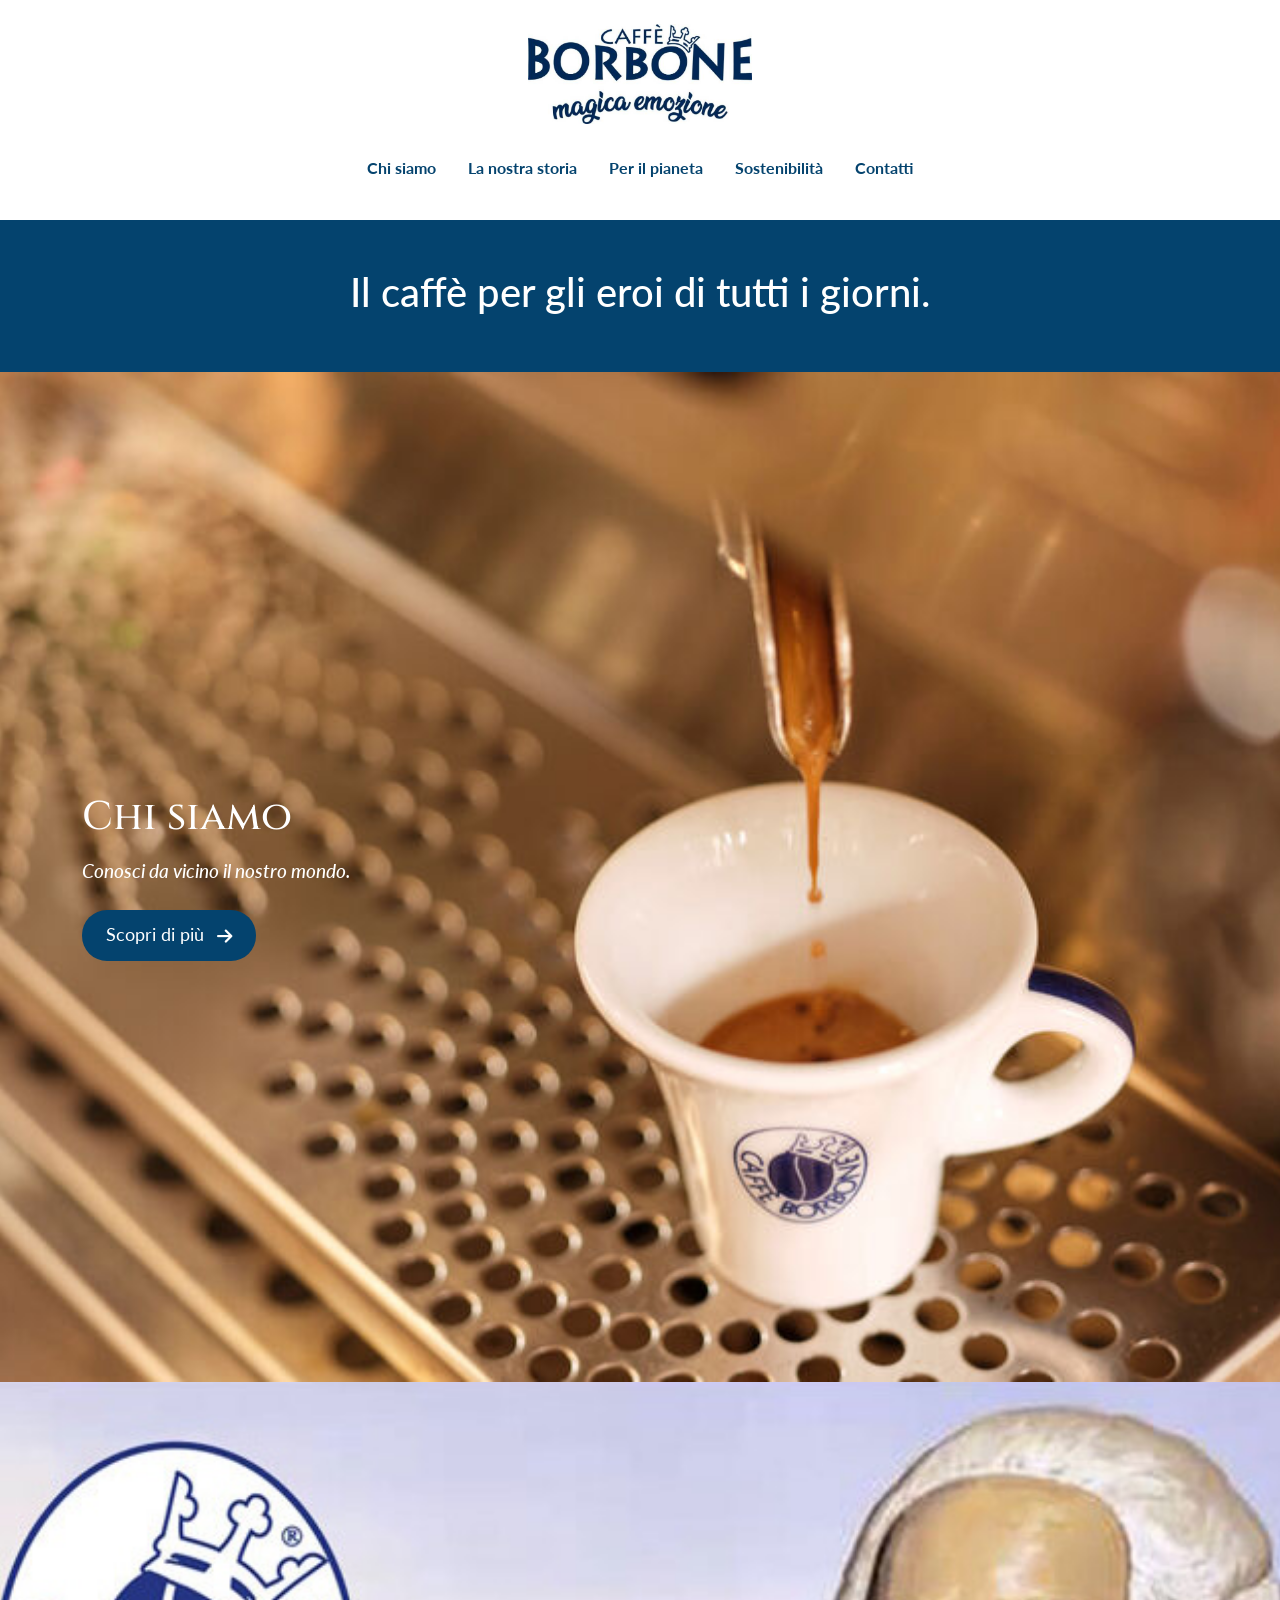
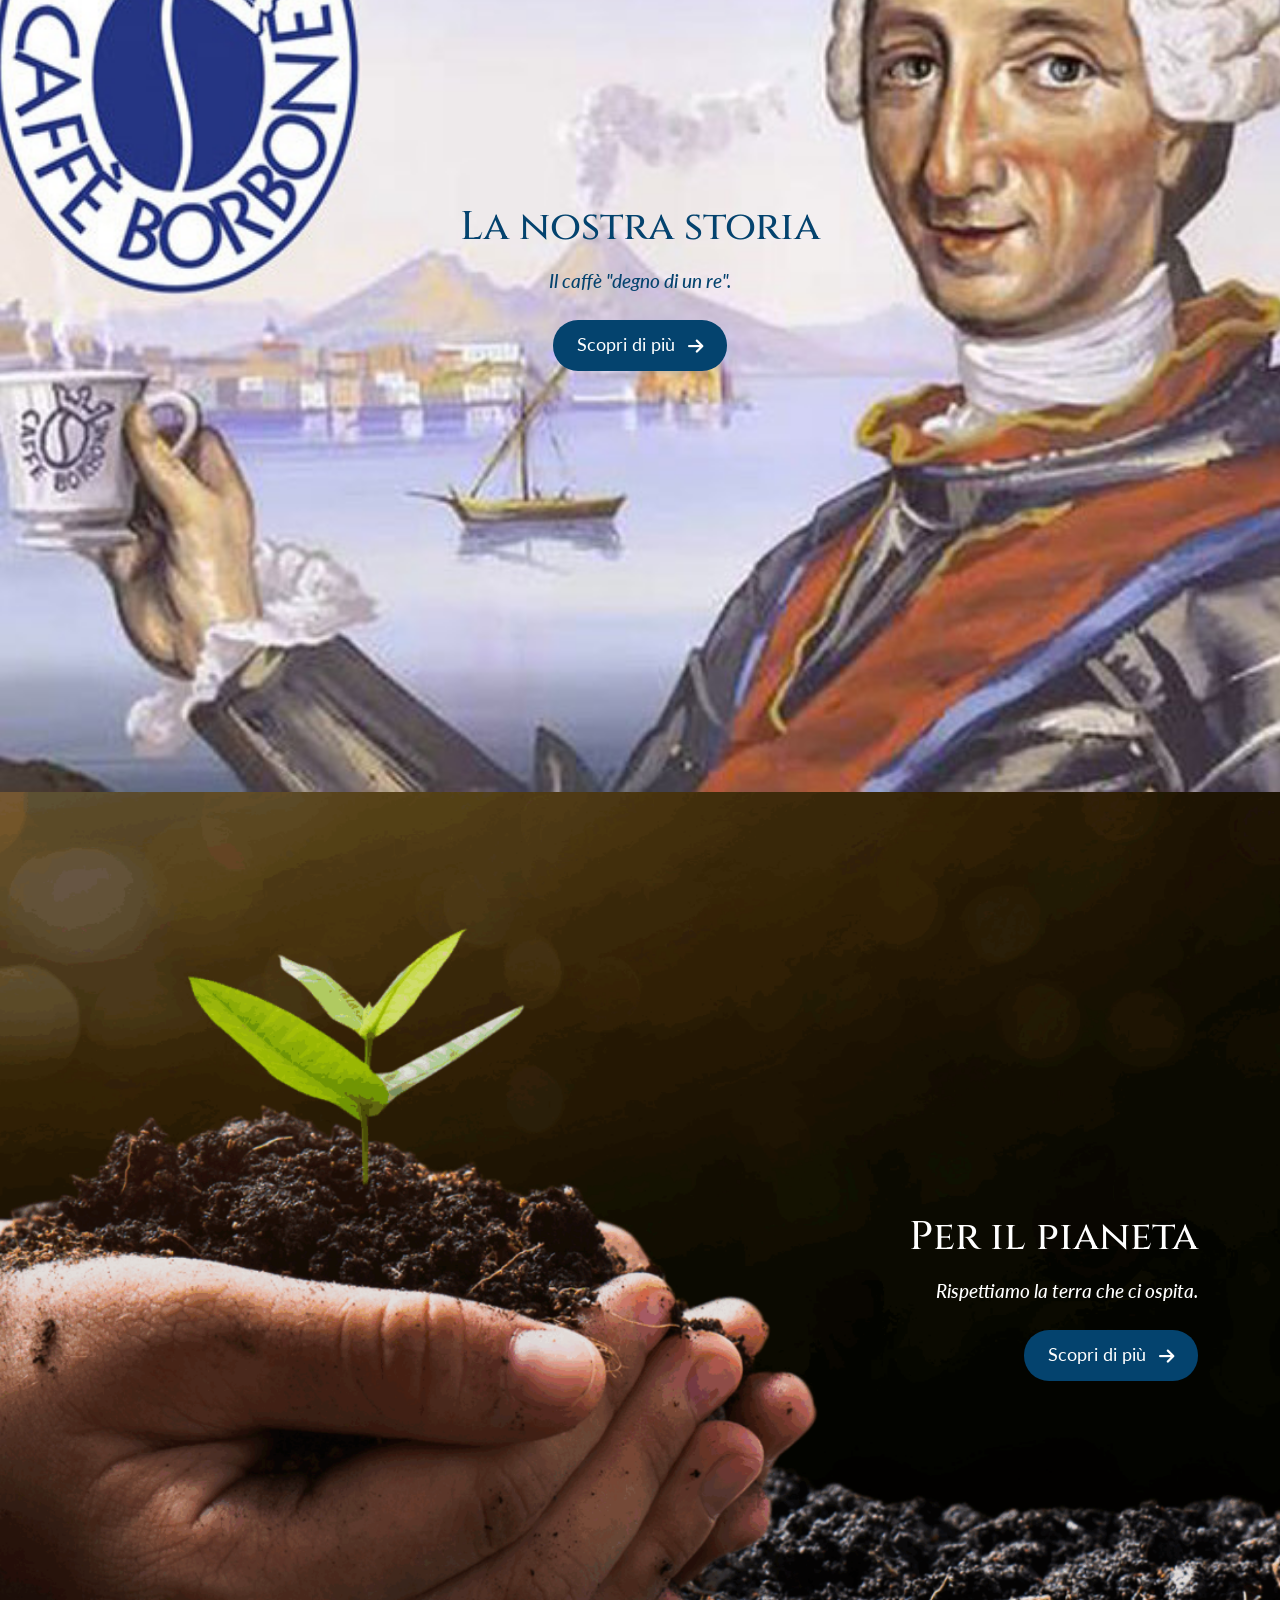
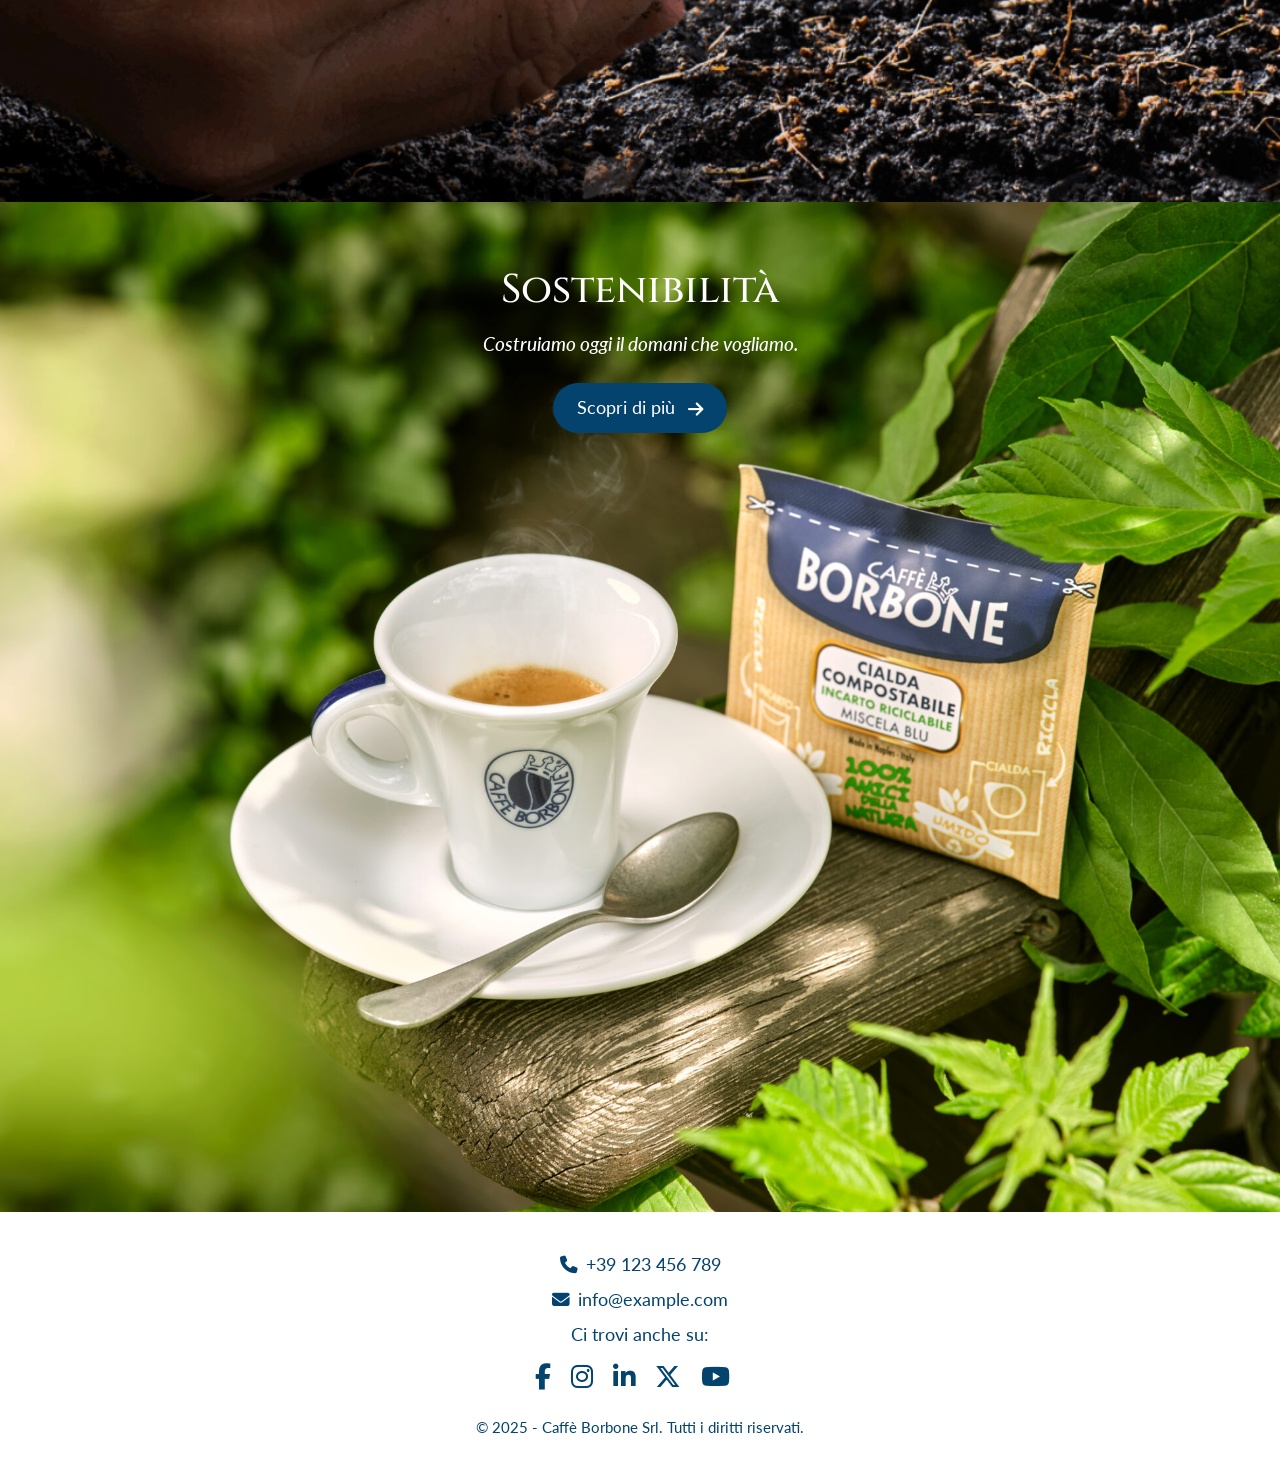
<file: Sito web/index.html>
<!DOCTYPE html>
<html lang="it">  <!-- Lingua italiana -->
<head>
    
    <meta charset="UTF-8">  <!-- Settaggio della codifica dei caratteri -->
    
    <meta name="viewport" content="width=device-width, initial-scale=1.0">
    
    <title>Project Work</title> <!-- Titolo della pagina -->

    <!-- Font Awesome 6 per le icone -->
    <link rel="stylesheet" href="https://cdnjs.cloudflare.com/ajax/libs/font-awesome/6.4.2/css/all.min.css">

    <!-- Bootstrap CSS -->
    <link href="https://cdn.jsdelivr.net/npm/bootstrap@5.3.2/dist/css/bootstrap.min.css" rel="stylesheet">

    <!-- Style della pagina -->
    <link rel="stylesheet" href="stile/homestyle.css">

    <!-- Google Fonts per gli stili di scrittura -->
    <style>
        @import url('https://fonts.googleapis.com/css2?family=Cinzel:wght@400..900&display=swap');
        @import url('https://fonts.googleapis.com/css2?family=Lato:ital,wght@0,100;0,300;0,400;0,700;0,900;1,100;1,300;1,400;1,700;1,900&display=swap');
    </style>

</head>
<body>

    <!-- HEADER -->
    <header class="bg-white py-4">     <!-- Ho impostato il bianco come colore di background -->
        <div class="container text-center">

            <!-- Logo centrato e responsive -->
            <div class="text-center mb-3">
                <img src="immagini/logo.jpg" alt="Logo Caffè Borbone" class="img-fluid" style="max-height: 100px;">
            </div>

            <!-- Menu Navigazione -->
            <!-- Menu responsive caratterizzato da una lista visibile per computer, mentre diventa a "tendina" per dispositivi mobile -->
            <!-- La lista è disposta orizzontalmente per pc e verticalmente per mobile -->
            <!-- Inoltre una volta che è "collassata" la lista apparirà l'icona del menu hamburger -->
            <nav class="navbar navbar-expand-lg justify-content-center">
                <button class="navbar-toggler" type="button" data-bs-toggle="collapse" data-bs-target="#navbarNav"
                    aria-controls="navbarNav" aria-expanded="false" aria-label="Toggle navigation">
                    <span class="navbar-toggler-icon"></span>
                </button>

                <div class="collapse navbar-collapse justify-content-center" id="navbarNav">
                    <ul class="navbar-nav">
                        <li class="nav-item mx-2">
                            <a class="nav-link" href="#sezione1">Chi siamo</a>     <!-- Indirizza alla sezione della pagina corrente -->
                        </li>
                        <li class="nav-item mx-2">
                            <a class="nav-link" href="#sezione2">La nostra storia</a>
                        </li>
                        <li class="nav-item mx-2">
                            <a class="nav-link" href="#sezione3">Per il pianeta</a>
                        </li>
                        <li class="nav-item mx-2">
                            <a class="nav-link" href="#sezione4">Sostenibilità</a>
                        </li>
                        <li class="nav-item mx-2">
                            <a class="nav-link" href="#contatti">Contatti</a>
                        </li>
                    </ul>
                </div>
            </nav>
        </div>
    </header>

    <!-- INTRO -->
    <section class="py-5 text-center intro">
        
        <div class="container">
            <h1>Il caffè per gli eroi di tutti i giorni.</h1>
        </div>

    </section>

    <!-- MAIN -->
    <main>

        <!-- Il Main è costituito da 4 sezioni, ciascuna con un immagine in background-->
        <!-- Ogni sezione è caratterizzata da un titolo, una breve descrizione ed un pulsante di redirect alla pagina dedicata -->

        <!-- Sezione 1 -->
        <section id="sezione1" class="sezioni-imgsfondo d-flex">
            <div class="container">
                <h2>Chi siamo</h2>
                <h3>Conosci da vicino il nostro mondo.</h3>
                <a href="pagine/chisiamo.html" class="btn pulsante-redirect">
                    Scopri di più <i class="fa-solid fa-arrow-right"></i>     <!-- Icona della freccia -->
                </a>
            </div>
        </section>

        <!-- Sezione 2 -->
        <section id="sezione2" class="sezioni-imgsfondo d-flex">
            <div class="container">
                <h2>La nostra storia</h2>
                <h3>Il caffè "degno di un re".</h3>
                <a href="pagine/storia.html" class="btn pulsante-redirect">
                    Scopri di più <i class="fa-solid fa-arrow-right"></i>
                </a>
            </div>
        </section>

        <!-- Sezione 3 -->
        <section id="sezione3" class="sezioni-imgsfondo d-flex">
            <div class="container">
                <h2>Per il pianeta</h2>
                <h3>Rispettiamo la terra che ci ospita.</h3>
                <a href="pagine/pianeta.html" class="btn pulsante-redirect">
                    Scopri di più <i class="fa-solid fa-arrow-right"></i>
                </a>
            </div>
        </section>

        <!-- Sezione 4 -->
        <section id="sezione4" class="sezioni-imgsfondo d-flex">
            <div class="container">
                <h2>Sostenibilità</h2>
                <h3>Costruiamo oggi il domani che vogliamo.</h3>
                <a href="pagine/sostenibilita.html" class="btn pulsante-redirect">
                    Scopri di più <i class="fa-solid fa-arrow-right"></i>
                </a>
            </div>
        </section>

    </main>

    <!-- FOOTER -->

    <footer>

        <!-- Contatti -->
        <p>
            <a href="tel:+39123456789" id="contatti" class="link-contatti">     <!-- Redirect -->
                <i class="fa-solid fa-phone" aria-hidden="true"></i>     <!-- Icona contatti -->
                <span class="contatti-text">+39 123 456 789</span>
            </a>
        </p>

        <p>
            <a href="mailto:info@example.com" class="link-contatti">
                <i class="fa-solid fa-envelope" aria-hidden="true"></i>
                <span class="contatti-text">info@example.com</span>
            </a>
        </p>

        <!-- Social -->
        <p>Ci trovi anche su:</p>

        <div class="icone-social mb-4">
            <a href="https://facebook.com" target="_blank" class="social-link">   <!-- Redirect alla pagina interessata con l'apertura di una nuova scheda -->
                <i class="fa-brands fa-facebook-f" aria-hidden="true"></i>     <!-- Icona social -->
            </a>
            <a href="https://instagram.com" target="_blank" class="social-link">
                <i class="fa-brands fa-instagram" aria-hidden="true"></i>
            </a>
            <a href="https://linkedin.com" target="_blank" class="social-link">
                <i class="fa-brands fa-linkedin-in" aria-hidden="true"></i>
            </a>
            <a href="https://twitter.com" target="_blank" class="social-link">
                <i class="fa-brands fa-x-twitter" aria-hidden="true"></i>
            </a>
            <a href="https://youtube.com" target="_blank" class="social-link">
                <i class="fa-brands fa-youtube" aria-hidden="true"></i>
            </a>
        </div>

        <p class="copyright">
            © 2025 - Caffè Borbone Srl. Tutti i diritti riservati.
        </p>

    </footer>

    <!-- Bootstrap JS -->
    <script src="https://cdn.jsdelivr.net/npm/bootstrap@5.3.2/dist/js/bootstrap.bundle.min.js"></script>

    <!-- Script per fade-in delle sezioni -->
    <script src="script.js"></script>
</body>
</html>
</file>
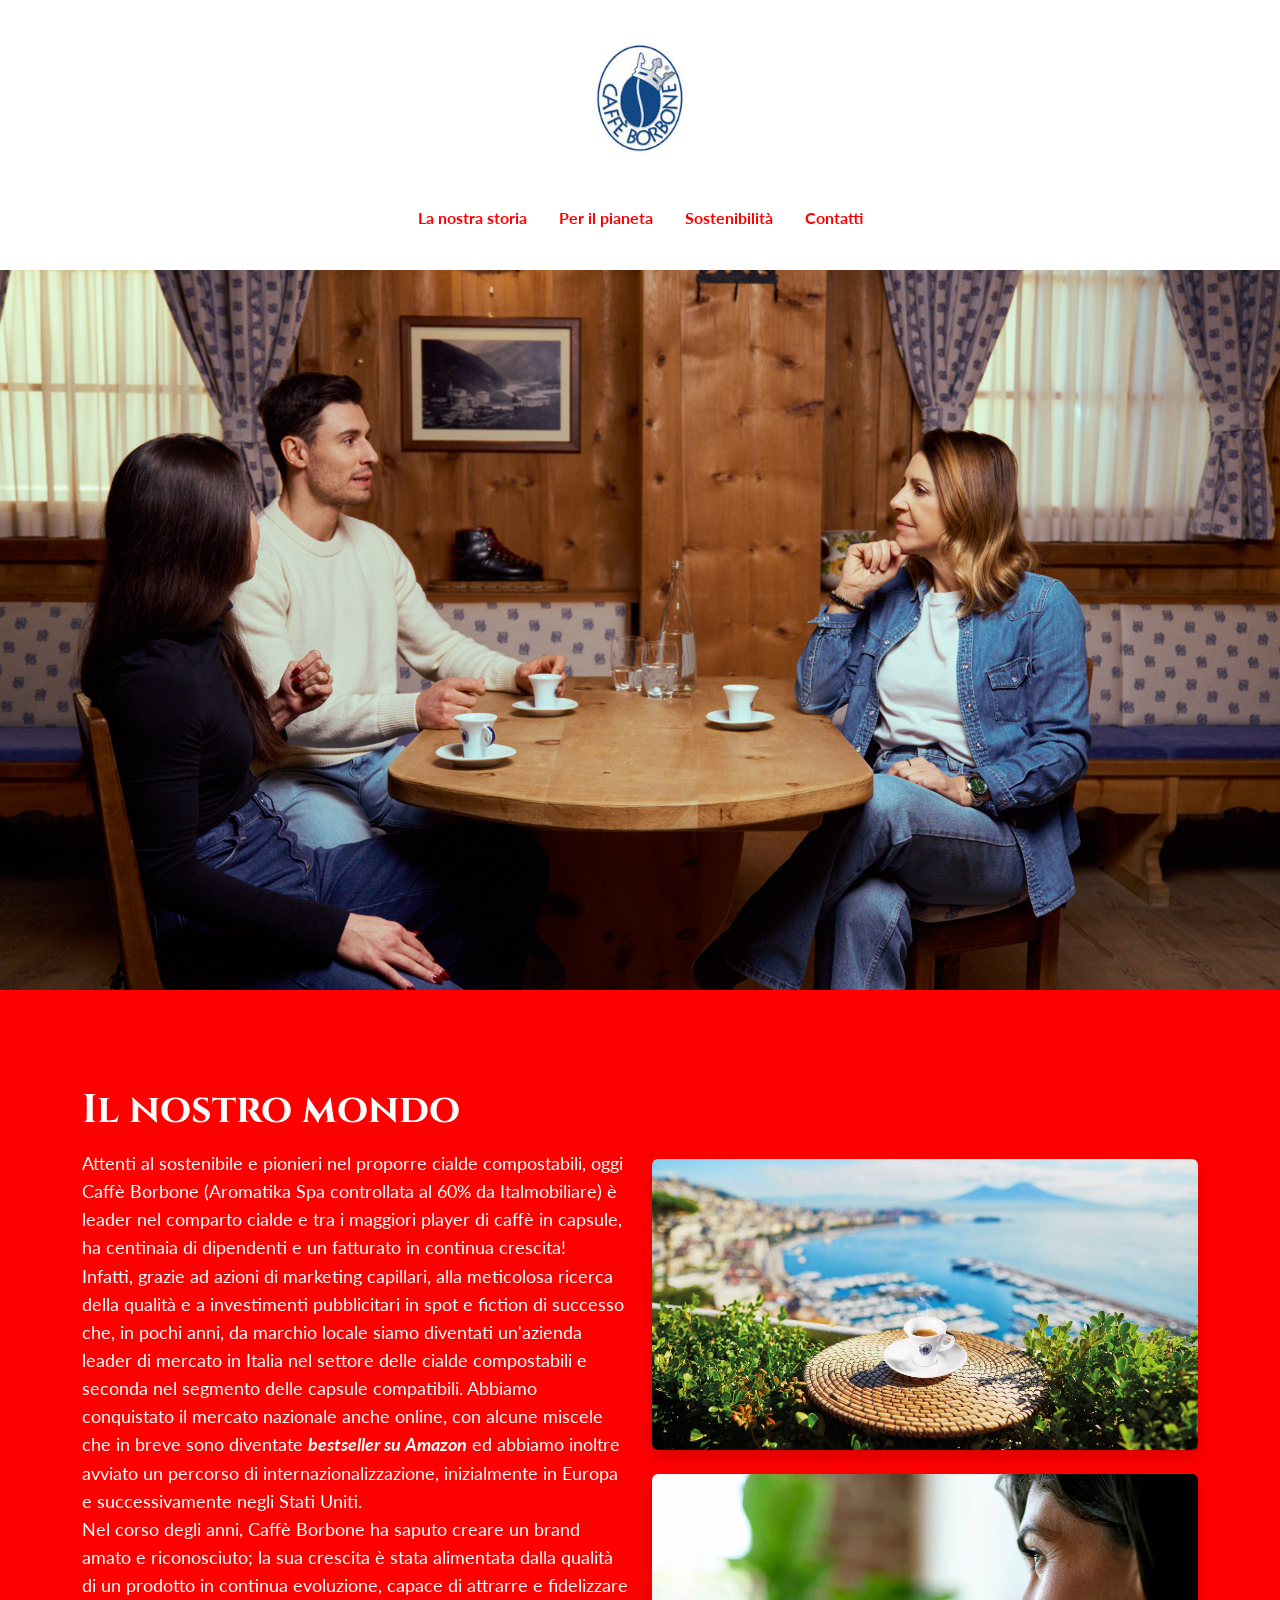
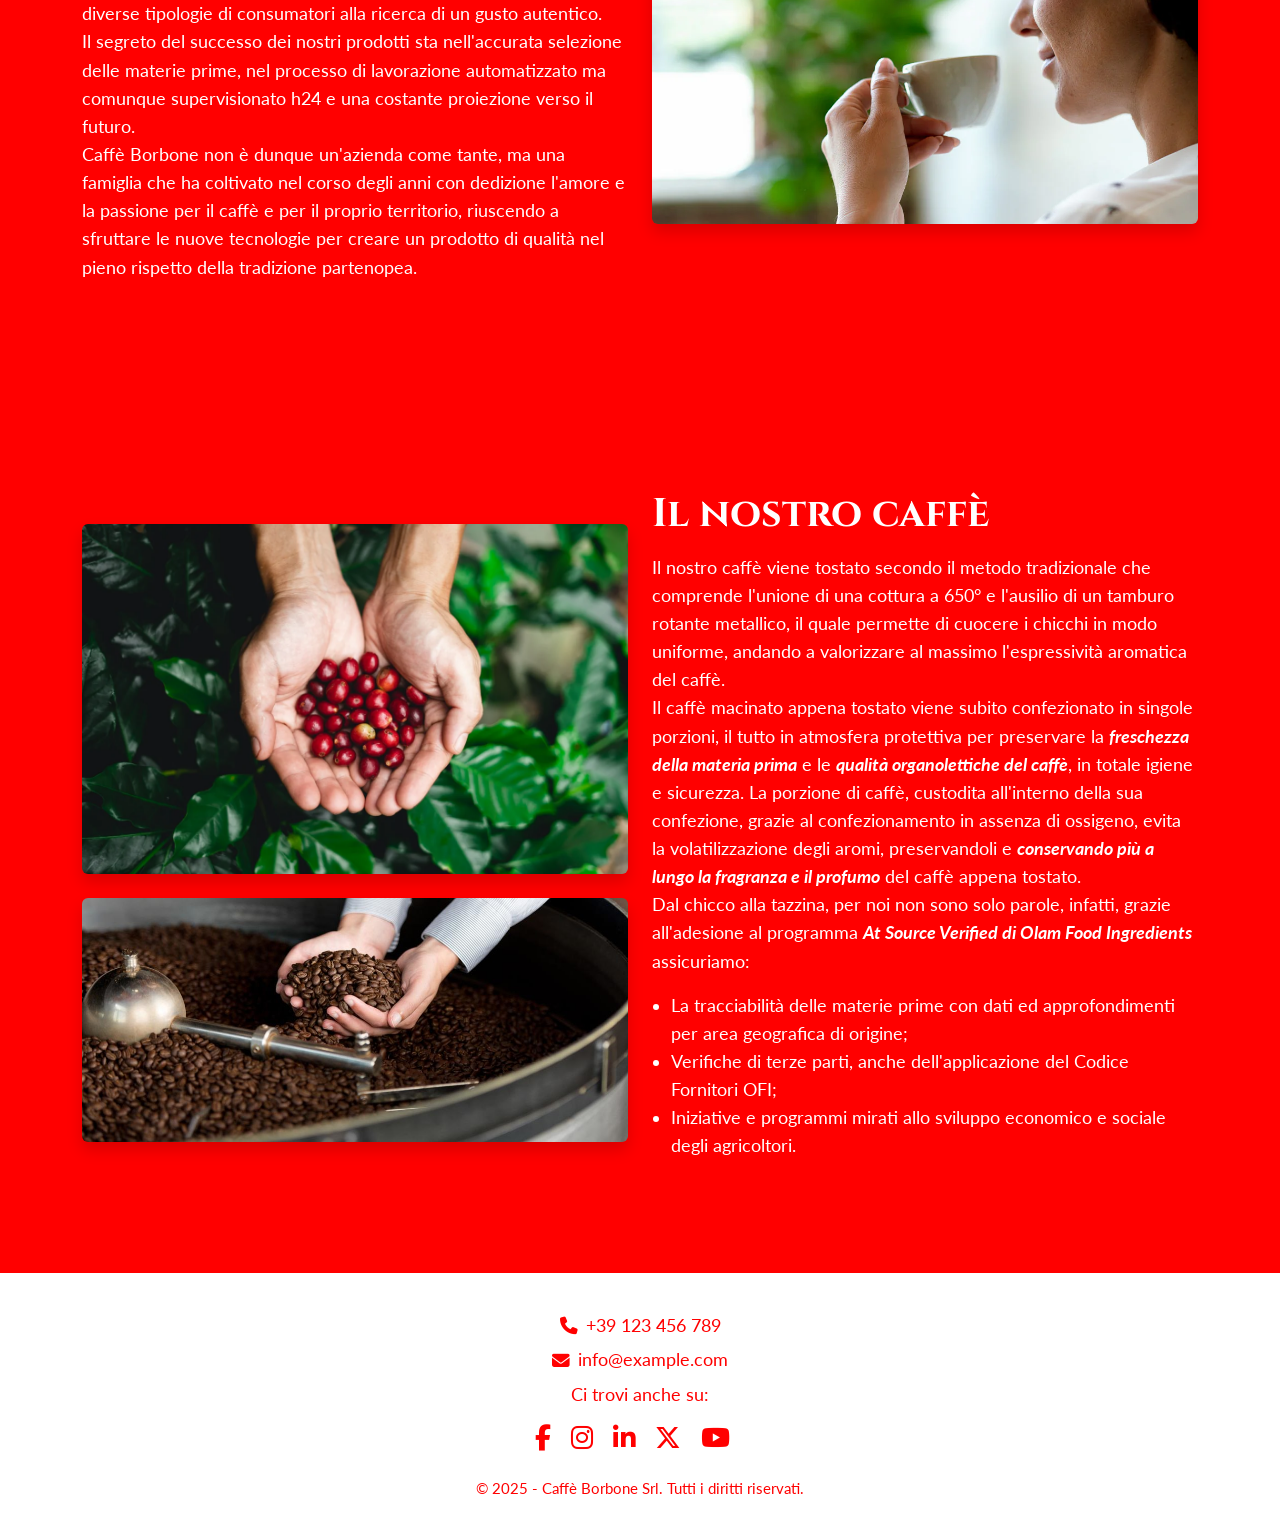
<file: Sito web/pagine/chisiamo.html>
<!DOCTYPE html>
<html lang="it">  <!-- Lingua italiana -->
<head>
    
    <meta charset="UTF-8">  <!-- Settaggio della codifica dei caratteri -->
    
    <meta name="viewport" content="width=device-width, initial-scale=1.0">
    
    <title>Project Work/Chi siamo</title> <!-- Titolo della pagina -->

    <!-- Font Awesome 6 per le icone -->
    <link rel="stylesheet" href="https://cdnjs.cloudflare.com/ajax/libs/font-awesome/6.4.2/css/all.min.css">

    <!-- Bootstrap CSS -->
    <link href="https://cdn.jsdelivr.net/npm/bootstrap@5.3.2/dist/css/bootstrap.min.css" rel="stylesheet">

    <!-- Style della pagina -->
    <link rel="stylesheet" href="../stile/chisiamostyle.css">

    <!-- Google Fonts per gli stili di scrittura -->
    <style>
        @import url('https://fonts.googleapis.com/css2?family=Cinzel:wght@400..900&display=swap');
        @import url('https://fonts.googleapis.com/css2?family=Lato:ital,wght@0,100;0,300;0,400;0,700;0,900;1,100;1,300;1,400;1,700;1,900&display=swap');
    </style>

</head>
<body>

    <!-- HEADER -->
    <header class="bg-white py-4">     <!-- Ho impostato il bianco come colore di background -->
        <div class="container text-center">

            <!-- Logo con redirect alla homepage -->
            <div class="text-center mb-3">
                <a href="../index.html">
                    <img src="../immagini/logo2.jpg" alt="Logo Caffè Borbone" class="img-fluid" style="max-height: 150px;">
                </a>
            </div>

            <!-- Menu Navigazione -->
            <!-- Menu responsive caratterizzato da una lista visibile per computer, mentre diventa a "tendina" per dispositivi mobile -->
            <!-- La lista è disposta orizzontalmente per pc e verticalmente per mobile -->
            <!-- Inoltre una volta che è "collassata" la lista apparirà l'icona del menu hamburger -->
            <nav class="navbar navbar-expand-lg justify-content-center">
                <button class="navbar-toggler" type="button" data-bs-toggle="collapse" data-bs-target="#navbarNav"
                    aria-controls="navbarNav" aria-expanded="false" aria-label="Toggle navigation">
                    <span class="navbar-toggler-icon"></span>
                </button>

                <div class="collapse navbar-collapse justify-content-center" id="navbarNav">
                    <ul class="navbar-nav">
                        <li class="nav-item mx-2">
                            <a class="nav-link" href="storia.html">La nostra storia</a>     <!-- Redirect alla pagina dedicata -->
                        </li>
                        <li class="nav-item mx-2">
                            <a class="nav-link" href="pianeta.html">Per il pianeta</a>
                        </li>
                        <li class="nav-item mx-2">
                            <a class="nav-link" href="sostenibilita.html">Sostenibilità</a>
                        </li>
                        <li class="nav-item mx-2">
                            <a class="nav-link" href="#contatti">Contatti</a>     <!-- Indirizza alla sezione contatti della pagina corrente -->
                        </li>
                    </ul>
                </div>
            </nav>
        </div>
    </header>

    <!-- INTRO -->
     <div class="intro">
        <img src="../immagini/introchisiamo.jpg" class="img-fluid w-100" alt="intro chi siamo">
     </div>

    <!-- MAIN -->
    <main>

        <!-- SEZIONE IL NOSTRO MONDO -->
        <!-- Sezione caratterizzata da un testo affiancato da due immagini disposte una sopra l'altra -->
        <section class="sezioni animazione-slide py-5">     <!-- Aggiunta classe per animazione fade-in -->
            <div class="container">

                <div class="row align-items-center my-5">
                    
                    <!-- Testo -->
                    <div class="col-md-6">
                        <h1 class="mb-3">Il nostro mondo</h1>
                        <p>
                            Attenti al sostenibile e pionieri nel proporre cialde compostabili, oggi Caffè Borbone (Aromatika Spa controllata al 60% da Italmobiliare)
                            è leader nel comparto cialde e tra i maggiori player di caffè in capsule, ha centinaia di dipendenti e un fatturato in continua crescita! <br>
                            Infatti, grazie ad azioni di marketing capillari, alla meticolosa ricerca della qualità e
                            a investimenti pubblicitari in spot e fiction di successo che,
                            in pochi anni, da marchio locale siamo diventati un'azienda leader di mercato in Italia
                            nel settore delle cialde compostabili e seconda nel segmento delle capsule compatibili.
                            Abbiamo conquistato il mercato nazionale anche online, con alcune miscele che in breve sono diventate <strong>bestseller su Amazon</strong>
                            ed abbiamo inoltre avviato un percorso di internazionalizzazione, inizialmente in Europa e successivamente negli Stati Uniti. <br>
                            Nel corso degli anni, Caffè Borbone ha saputo creare un brand amato e riconosciuto;
                            la sua crescita è stata alimentata dalla qualità di un prodotto in continua evoluzione,
                            capace di attrarre e fidelizzare diverse tipologie di consumatori alla ricerca di un gusto autentico. <br>
                            Il segreto del successo dei nostri prodotti sta nell'accurata selezione delle materie prime,
                            nel processo di lavorazione automatizzato ma comunque supervisionato h24 e una costante proiezione verso il futuro. <br>
                            Caffè Borbone non è dunque un'azienda come tante, ma una famiglia che ha coltivato nel corso degli anni con dedizione
                            l'amore e la passione per il caffè e per il proprio territorio, riuscendo a sfruttare le nuove tecnologie
                            per creare un prodotto di qualità nel pieno rispetto della tradizione partenopea.
                        </p>
                    </div>

                    <!-- Immagine -->
                    <div class="col-md-6 text-center">
                        <img src="../immagini/chisiamo2.jpg" class="img-fluid rounded shadow" alt="Chi siamo">

                        <!-- Seconda immagine -->
                        <img src="../immagini/chisiamo3.webp" class="img-fluid rounded shadow mt-4" alt="Chi siamo 2">
                    </div>
                </div>
            </div>
        </section>

        <!-- SEZIONE IL NOSTRO CAFFE -->
        <!-- Sezione simile alla precedente con la differenza che il testo e le immagini sono disposti in modo invertito rispetto al precedente -->
        <section class="sezioni animazione-slide py-5">
            <div class="container">
                <div class="row align-items-center my-5 flex-md-row-reverse">
                    
                    <!-- Testo -->
                    <div class="col-md-6">
                        <h1 class="mb-3">Il nostro caffè</h1>
                        <p>
                            Il nostro caffè viene tostato secondo il metodo tradizionale che comprende l'unione di una cottura a 650° e
                            l'ausilio di un tamburo rotante metallico, il quale permette di cuocere i chicchi in modo uniforme,
                            andando a valorizzare al massimo l'espressività aromatica del caffè. <br>
                            Il caffè macinato appena tostato viene subito confezionato in singole porzioni, il tutto in atmosfera protettiva per preservare
                            la <strong>freschezza della materia prima</strong> e le <strong>qualità organolettiche del caffè</strong>, in totale igiene e sicurezza.
                            La porzione di caffè, custodita all'interno della sua confezione, grazie al confezionamento in assenza di ossigeno,
                            evita la volatilizzazione degli aromi, preservandoli e <strong>conservando più a lungo la fragranza e il profumo</strong>
                            del caffè appena tostato. <br>
                            Dal chicco alla tazzina, per noi non sono solo parole, infatti, grazie all'adesione al programma
                            <strong>At Source Verified di Olam Food Ingredients</strong> assicuriamo:
                        </p>
                        <ul>
                            <li>La tracciabilità delle materie prime con dati ed approfondimenti per area geografica di origine;</li>
                            <li>Verifiche di terze parti, anche dell'applicazione del Codice Fornitori OFI;</li>
                            <li>Iniziative e programmi mirati allo sviluppo economico e sociale degli agricoltori.</li>
                        </ul>
                    </div>

                    <!-- Immagine -->
                    <div class="col-md-6 text-center">
                        <img src="../immagini/caffe.webp" class="img-fluid rounded shadow" alt="Il nostro caffè">

                        <!-- Seconda immagine -->
                        <img src="../immagini/caffe2.jpeg" class="img-fluid rounded shadow mt-4" alt="Il nostro caffè 2">
                    </div>
                </div>
            </div>
        </section>

    </main>

    <!-- FOOTER -->
    <footer>

        <!-- Contatti -->
        <p>
            <a href="tel:+39123456789" id="contatti" class="link-contatti">     <!-- Redirect -->
                <i class="fa-solid fa-phone" aria-hidden="true"></i>     <!-- Icona contatti -->
                <span class="contatti-text">+39 123 456 789</span>
            </a>
        </p>

        <p>
            <a href="mailto:info@example.com" class="link-contatti">
                <i class="fa-solid fa-envelope" aria-hidden="true"></i>
                <span class="contatti-text">info@example.com</span>
            </a>
        </p>

        <!-- Social -->
        <p>Ci trovi anche su:</p>

        <div class="icone-social mb-4">
            <a href="https://facebook.com" target="_blank" class="social-link">   <!-- Redirect alla pagina interessata con l'apertura di una nuova scheda -->
                <i class="fa-brands fa-facebook-f" aria-hidden="true"></i>     <!-- Icona social -->
            </a>
            <a href="https://instagram.com" target="_blank" class="social-link">
                <i class="fa-brands fa-instagram" aria-hidden="true"></i>
            </a>
            <a href="https://linkedin.com" target="_blank" class="social-link">
                <i class="fa-brands fa-linkedin-in" aria-hidden="true"></i>
            </a>
            <a href="https://twitter.com" target="_blank" class="social-link">
                <i class="fa-brands fa-x-twitter" aria-hidden="true"></i>
            </a>
            <a href="https://youtube.com" target="_blank" class="social-link">
                <i class="fa-brands fa-youtube" aria-hidden="true"></i>
            </a>
        </div>

        <p class="copyright">
            © 2025 - Caffè Borbone Srl. Tutti i diritti riservati.
        </p>

    </footer>

    <!-- Bootstrap JS -->
    <script src="https://cdn.jsdelivr.net/npm/bootstrap@5.3.2/dist/js/bootstrap.bundle.min.js"></script>

    <!-- Script per fade-in delle sezioni -->
    <script src="../script.js"></script>

</body>
</html>
</file>
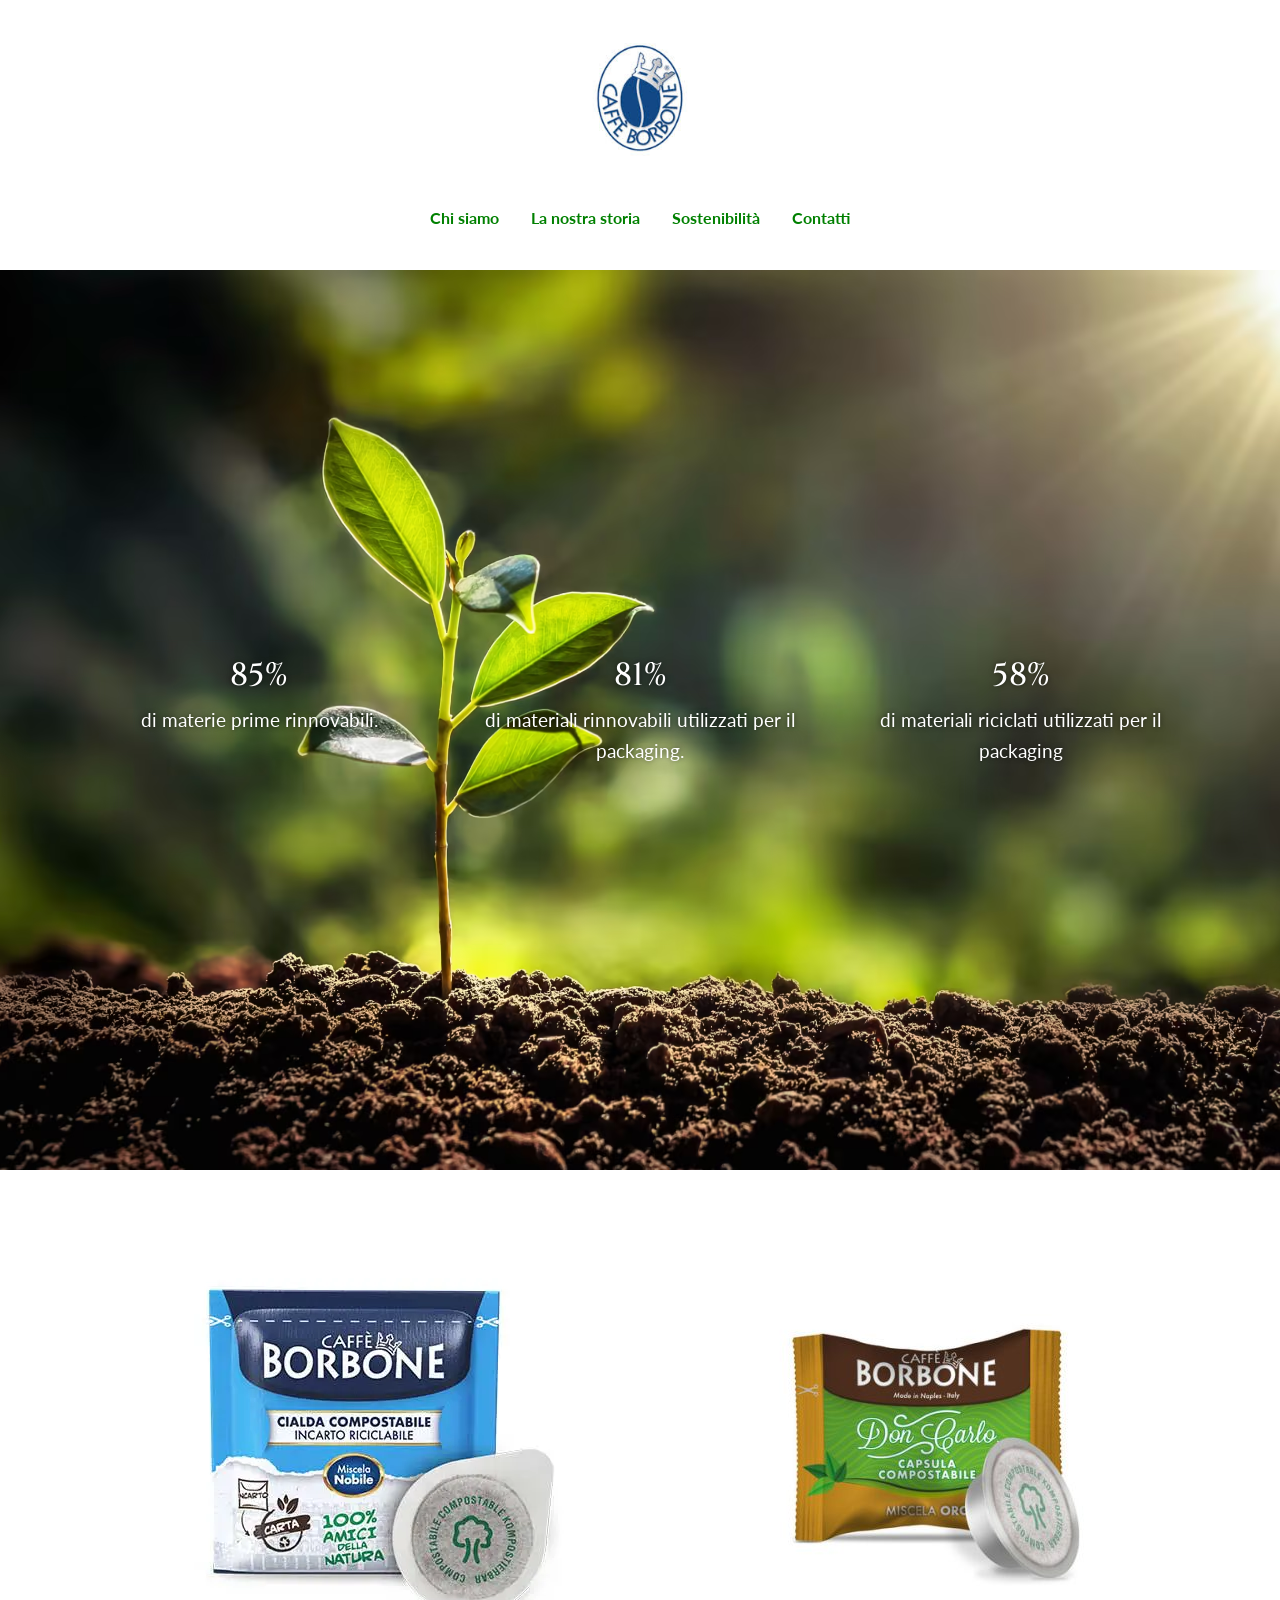
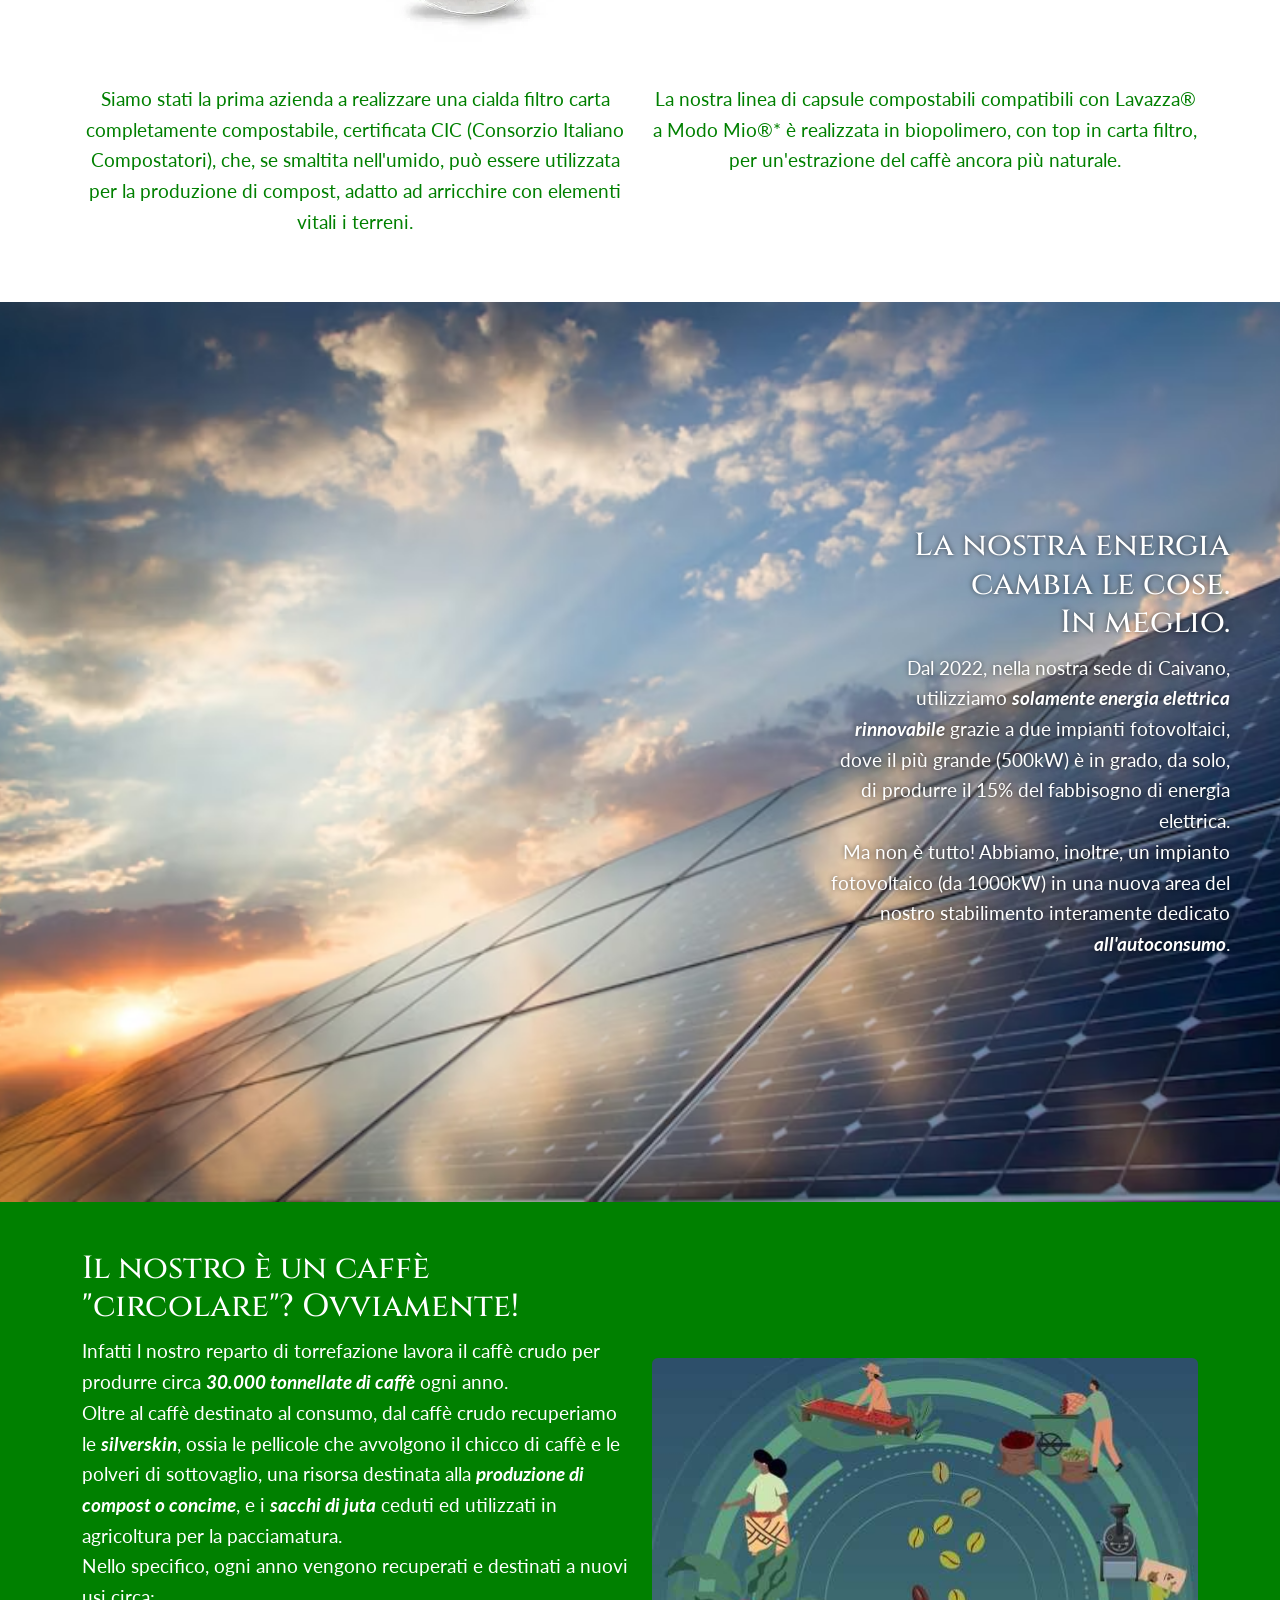
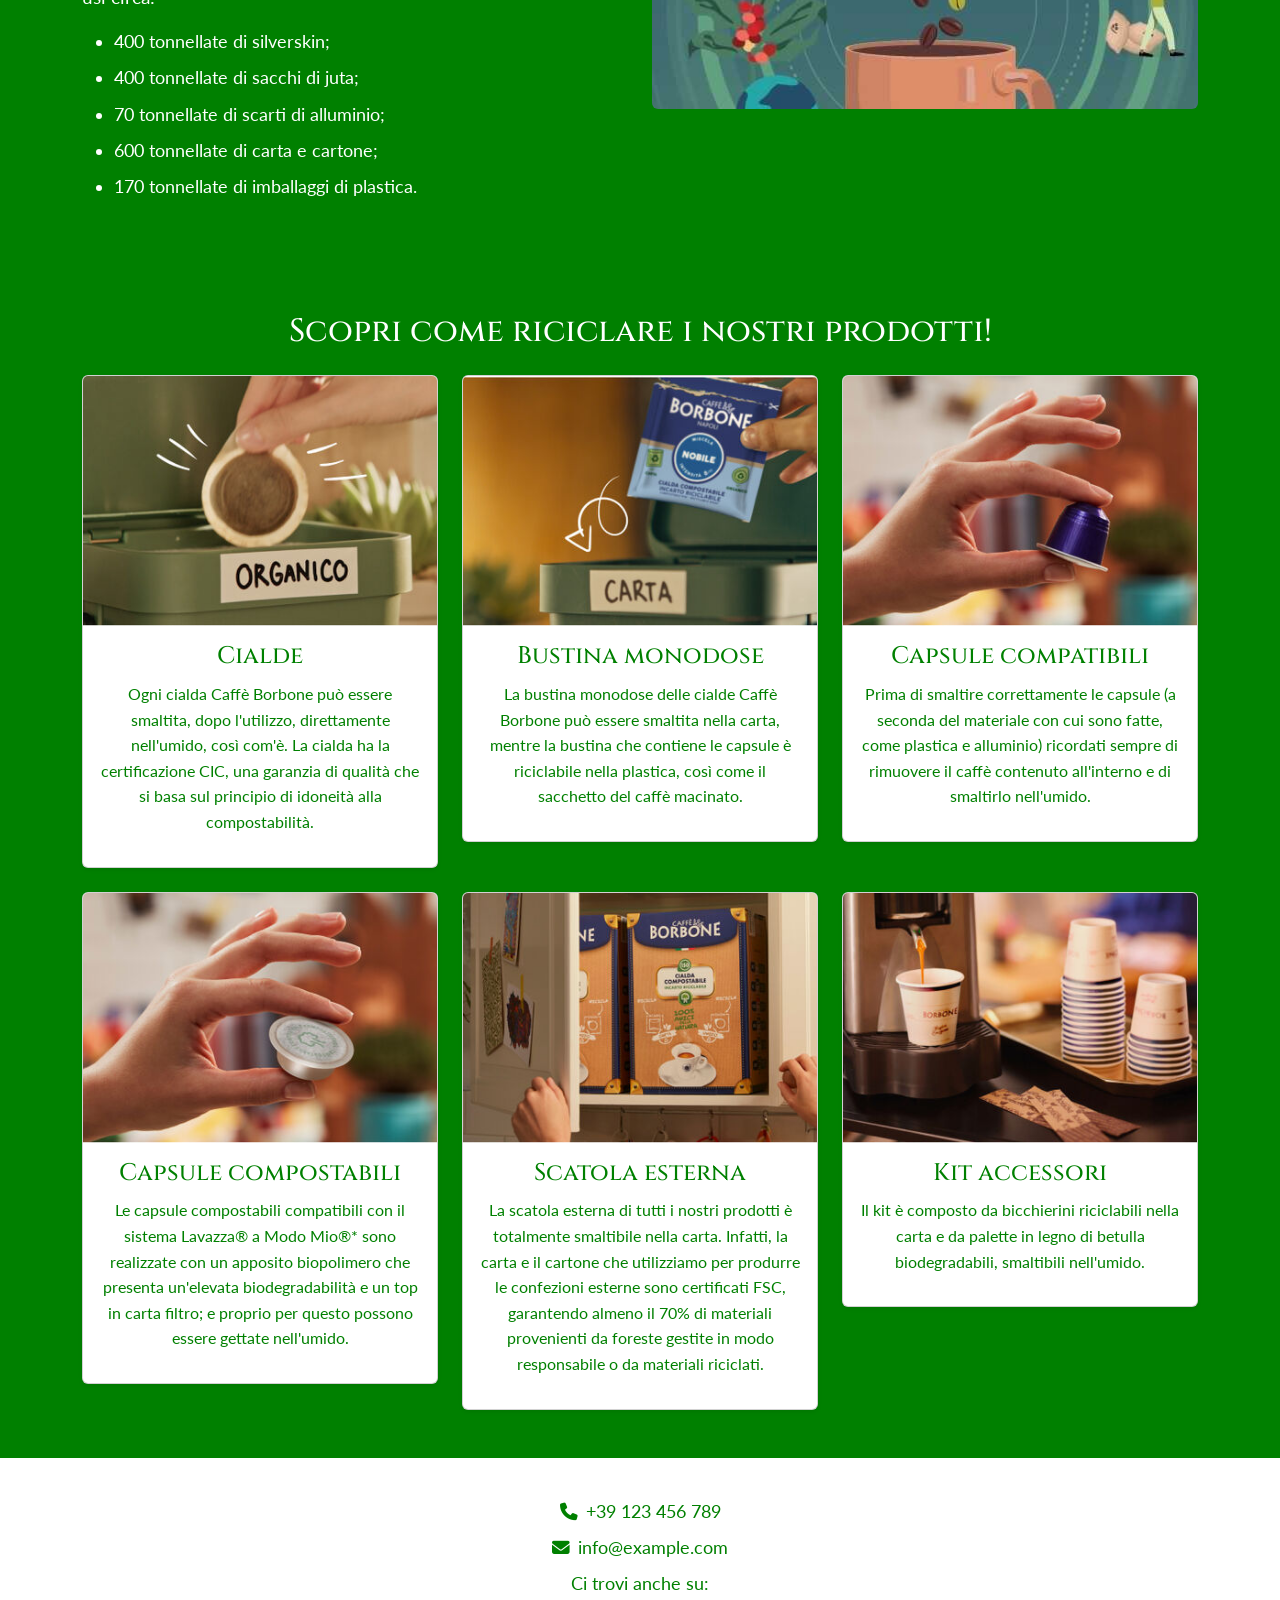
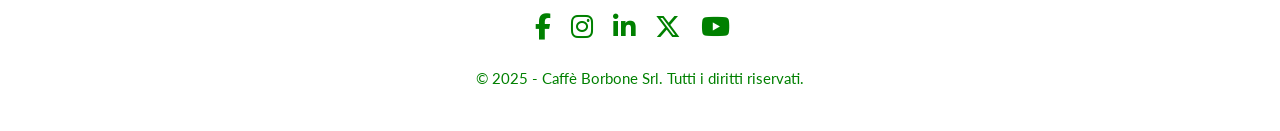
<file: Sito web/pagine/pianeta.html>
<!DOCTYPE html>
<html lang="it">  <!-- Lingua italiana -->
<head>
    
    <meta charset="UTF-8">  <!-- Settaggio della codifica dei caratteri -->
    
    <meta name="viewport" content="width=device-width, initial-scale=1.0">
    
    <title>Project Work/Per il pianeta</title> <!-- Titolo della pagina -->

    <!-- Font Awesome 6 per le icone -->
    <link rel="stylesheet" href="https://cdnjs.cloudflare.com/ajax/libs/font-awesome/6.4.2/css/all.min.css">

    <!-- Bootstrap CSS -->
    <link href="https://cdn.jsdelivr.net/npm/bootstrap@5.3.2/dist/css/bootstrap.min.css" rel="stylesheet">

    <!-- Style della pagina -->
    <link rel="stylesheet" href="../stile/pianetastyle.css">

    <!-- Google Fonts per gli stili di scrittura -->
    <style>
        @import url('https://fonts.googleapis.com/css2?family=Cinzel:wght@400..900&display=swap');
        @import url('https://fonts.googleapis.com/css2?family=Lato:ital,wght@0,100;0,300;0,400;0,700;0,900;1,100;1,300;1,400;1,700;1,900&display=swap');
    </style>

</head>
<body>

    <!-- HEADER -->
    <header class="bg-white py-4">     <!-- Ho impostato il bianco come colore di background -->
        <div class="container text-center">

            <!-- Logo con redirect alla homepage -->
            <div class="text-center mb-3">
                <a href="../index.html">
                    <img src="../immagini/logo2.jpg" alt="Logo Caffè Borbone" class="img-fluid" style="max-height: 150px;">
                </a>
            </div>

            <!-- Menu Navigazione -->
            <!-- Menu responsive caratterizzato da una lista visibile per computer, mentre diventa a "tendina" per dispositivi mobile -->
            <!-- La lista è disposta orizzontalmente per pc e verticalmente per mobile -->
            <!-- Inoltre una volta che è "collassata" la lista apparirà l'icona del menu hamburger -->
            <nav class="navbar navbar-expand-lg justify-content-center">
                <button class="navbar-toggler" type="button" data-bs-toggle="collapse" data-bs-target="#navbarNav"
                    aria-controls="navbarNav" aria-expanded="false" aria-label="Toggle navigation">
                    <span class="navbar-toggler-icon"></span>
                </button>

                <div class="collapse navbar-collapse justify-content-center" id="navbarNav">
                    <ul class="navbar-nav">
                        <li class="nav-item mx-2">
                            <a class="nav-link" href="chisiamo.html">Chi siamo</a>     <!-- Redirect alla pagina dedicata -->
                        </li>
                        <li class="nav-item mx-2">
                            <a class="nav-link" href="storia.html">La nostra storia</a>
                        </li>
                        <li class="nav-item mx-2">
                            <a class="nav-link" href="sostenibilita.html">Sostenibilità</a>
                        </li>
                        <li class="nav-item mx-2">
                            <a class="nav-link" href="#contatti">Contatti</a>     <!-- Indirizza alla sezione contatti della pagina corrente -->
                        </li>
                    </ul>
                </div>
            </nav>
        </div>
    </header>

        <!-- INTRO -->
        <section class="intro sezioni-imgsfondo d-flex justify-content-center align-items-center text-center">
            <div class="intro-container">
                <div class="row">
                    <div class="col intro-col">
                        <h2>85%</h2>
                        <p>di materie prime rinnovabili.</p>
                    </div>

                    <div class="col intro-col">
                        <h2>81%</h2>
                        <p>di materiali rinnovabili utilizzati per il packaging.</p>
                    </div>

                    <div class="col intro-col">
                        <h2>58%</h2>
                        <p>di materiali riciclati utilizzati per il packaging</p>
                    </div>
                </div>
            </div>
        </section>

    <!-- MAIN -->
    <main>

        <!-- SEZIONE CIALDE E CAPSULE -->
        <!-- Sezione caratterizzata da 2 blocchi, ciascun blocco costituito da un'immagine e sotto un piccola porzione di testo -->
        <section class="py-5 cialde">
            <div class="container">
                <div class="row g-4">
                    <div class="col-md-6 text-center animazione-slide">     <!-- Impostazioni responsive Bootstrap -->
                        <img src="../immagini/cialda.webp" class="img-fluid rounded mb-3">
                        <p>Siamo stati la prima azienda a realizzare una cialda filtro carta completamente compostabile,
                           certificata CIC (Consorzio Italiano Compostatori), che, se smaltita nell'umido, può essere utilizzata
                           per la produzione di compost, adatto ad arricchire con elementi vitali i terreni.</p>
                    </div>

                    <div class="col-md-6 text-center animazione-slide">
                        <img src="../immagini/capsula.jpg" class="img-fluid rounded mb-3">
                        <p>La nostra linea di capsule compostabili compatibili con Lavazza® a Modo Mio®* è realizzata in biopolimero,
                            con top in carta filtro, per un'estrazione del caffè ancora più naturale.</p>
                    </div>
                </div>
            </div>
        </section>

        <!-- SEZIONE ENERGIA -->
        <!-- Sezione caratterizzata da un'immagine di background e da una descrizione -->
        <section class="energia sezioni-imgsfondo text-center">

            <div class="energia-container">
                <h2>La nostra energia cambia le cose. <br>In meglio.</h2>
                <p>Dal 2022, nella nostra sede di Caivano, utilizziamo <strong>solamente energia elettrica rinnovabile</strong>
                   grazie a due impianti fotovoltaici, <br>
                   dove il più grande (500kW) è in grado, da solo, di produrre il 15% del fabbisogno di energia elettrica. <br>
                   Ma non è tutto! Abbiamo, inoltre, un impianto fotovoltaico (da 1000kW) in una nuova area del nostro stabilimento interamente
                   dedicato <strong>all'autoconsumo</strong>.
                </p>
            </div>
        </section>

        <!-- SEZIONE CIRCOLARITÀ -->
        <!-- Sezione caratterizzata da un testo, che a sua volta contiene una lista per elencare i materiali recuperati, ed affiancato da un'immagine -->
        <section class="py-5 circolarita">
            <div class="container">
                <div class="row align-items-center g-4">
                    <div class="col-md-6 animazione-slide">
                        <h2>Il nostro è un caffè "circolare"? Ovviamente!</h2>
                        <p>
                           Infatti <i></i>l nostro reparto di torrefazione lavora il caffè crudo per produrre circa
                           <strong>30.000 tonnellate di caffè</strong> ogni anno. <br>
                           Oltre al caffè destinato al consumo, dal caffè crudo recuperiamo le <strong>silverskin</strong>, ossia le pellicole che avvolgono
                           il chicco di caffè e le polveri di sottovaglio, una risorsa destinata alla <strong>produzione di compost o concime</strong>,
                           e i <strong>sacchi di juta</strong> ceduti ed utilizzati in agricoltura per la pacciamatura. <br>
                           Nello specifico, ogni anno vengono recuperati e destinati a nuovi usi circa:
                           <ul>
                               <li>400 tonnellate di silverskin;</li>
                               <li>400 tonnellate di sacchi di juta;</li>
                               <li>70 tonnellate di scarti di alluminio;</li>
                               <li>600 tonnellate di carta e cartone;</li>
                               <li>170 tonnellate di imballaggi di plastica.</li>
                           </ul>
                        </p>
                    </div>

                    <div class="col-md-6 animazione-slide">
                        <img src="../immagini/circolare.jpg" class="img-fluid rounded">
                    </div>
                </div>
            </div>
        </section>

        <!-- SEZIONE RICICLO -->
        <!-- Sezione caratterizzata da 6 cards, disposte in 2 righe e 3 colonne-->
        <!-- Ciascuna card è composta da un'immagine nella parte superiore, un titolo ed una breve descrizione -->
        <section class="py-5 bg-green">     <!-- Ho impostato il verde come colore di background -->
            <div class="container">
                <h2 class="text-center mb-4 animazione-slide">Scopri come riciclare i nostri prodotti!</h2>

                <div class="row g-4">
                    
                    <div class="col-md-4 animazione-slide">
                        <div class="card shadow-sm">
                            <img src="../immagini/riciclo/card1.jpg" class="card-img-top">
                            <div class="card-body text-center">
                                <h3>Cialde</h3>
                                <p>Ogni cialda Caffè Borbone può essere smaltita, dopo l'utilizzo, direttamente nell'umido, così com'è.
                                   La cialda ha la certificazione CIC, una garanzia di qualità che si basa sul principio di idoneità
                                   alla compostabilità.</p>
                            </div>
                        </div>
                    </div>

                    <div class="col-md-4 animazione-slide">
                        <div class="card shadow-sm">
                            <img src="../immagini/riciclo/card2.jpg" class="card-img-top">
                            <div class="card-body text-center">
                                <h3>Bustina monodose</h3>
                                <p>La bustina monodose delle cialde Caffè Borbone può essere smaltita nella carta, mentre la bustina che contiene
                                    le capsule è riciclabile nella plastica, così come il sacchetto del caffè macinato.</p>
                            </div>
                        </div>
                    </div>

                    <div class="col-md-4 animazione-slide">
                        <div class="card shadow-sm">
                            <img src="../immagini/riciclo/card3.jpg" class="card-img-top">
                            <div class="card-body text-center">
                                <h3>Capsule compatibili</h3>
                                <p>Prima di smaltire correttamente le capsule (a seconda del materiale con cui sono fatte, come plastica e alluminio)
                                    ricordati sempre di rimuovere il caffè contenuto all'interno e di smaltirlo nell'umido.</p>
                            </div>
                        </div>
                    </div>

                    <div class="col-md-4 animazione-slide">
                        <div class="card shadow-sm">
                            <img src="../immagini/riciclo/card4.jpg" class="card-img-top">
                            <div class="card-body text-center">
                                <h3>Capsule compostabili</h3>
                                <p>Le capsule compostabili compatibili con il sistema Lavazza® a Modo Mio®* sono realizzate con un apposito biopolimero
                                    che presenta un'elevata biodegradabilità e un top in carta filtro; e proprio per questo possono essere gettate nell'umido.</p>
                            </div>
                        </div>
                    </div>

                    <div class="col-md-4 animazione-slide">
                        <div class="card shadow-sm">
                            <img src="../immagini/riciclo/card5.jpg" class="card-img-top">
                            <div class="card-body text-center">
                                <h3>Scatola esterna</h3>
                                <p>La scatola esterna di tutti i nostri prodotti è totalmente smaltibile nella carta. Infatti,
                                   la carta e il cartone che utilizziamo per produrre le confezioni esterne sono certificati FSC,
                                   garantendo almeno il 70% di materiali provenienti da foreste gestite in modo responsabile o da materiali riciclati.</p>
                            </div>
                        </div>
                    </div>

                    <div class="col-md-4 animazione-slide">
                        <div class="card shadow-sm">
                            <img src="../immagini/riciclo/card6.jpg" class="card-img-top">
                            <div class="card-body text-center">
                                <h3>Kit accessori</h3>
                                <p>Il kit è composto da bicchierini riciclabili nella carta e da palette in legno di betulla
                                   biodegradabili, smaltibili nell'umido. </p>
                            </div>
                        </div>
                    </div>

                </div>

            </div>
        </section>

    </main>

    <footer>

        <!-- Contatti -->
        <p>
            <a href="tel:+39123456789" id="contatti" class="link-contatti">     <!-- Redirect -->
                <i class="fa-solid fa-phone" aria-hidden="true"></i>     <!-- Icona contatti -->
                <span class="contatti-text">+39 123 456 789</span>
            </a>
        </p>

        <p>
            <a href="mailto:info@example.com" class="link-contatti">
                <i class="fa-solid fa-envelope" aria-hidden="true"></i>
                <span class="contatti-text">info@example.com</span>
            </a>
        </p>

        <!-- Social -->
        <p>Ci trovi anche su:</p>

        <div class="icone-social mb-4">
            <a href="https://facebook.com" target="_blank" class="social-link">   <!-- Redirect alla pagina interessata con l'apertura di una nuova scheda -->
                <i class="fa-brands fa-facebook-f" aria-hidden="true"></i>     <!-- Icona social -->
            </a>
            <a href="https://instagram.com" target="_blank" class="social-link">
                <i class="fa-brands fa-instagram" aria-hidden="true"></i>
            </a>
            <a href="https://linkedin.com" target="_blank" class="social-link">
                <i class="fa-brands fa-linkedin-in" aria-hidden="true"></i>
            </a>
            <a href="https://twitter.com" target="_blank" class="social-link">
                <i class="fa-brands fa-x-twitter" aria-hidden="true"></i>
            </a>
            <a href="https://youtube.com" target="_blank" class="social-link">
                <i class="fa-brands fa-youtube" aria-hidden="true"></i>
            </a>
        </div>

        <p class="copyright">
            © 2025 - Caffè Borbone Srl. Tutti i diritti riservati.
        </p>

    </footer>

    <!-- Bootstrap JS -->
    <script src="https://cdn.jsdelivr.net/npm/bootstrap@5.3.2/dist/js/bootstrap.bundle.min.js"></script>

    <!-- JS per animazioni fade-in -->
     <script src="../script.js"></script>

</body>
</html>
</file>
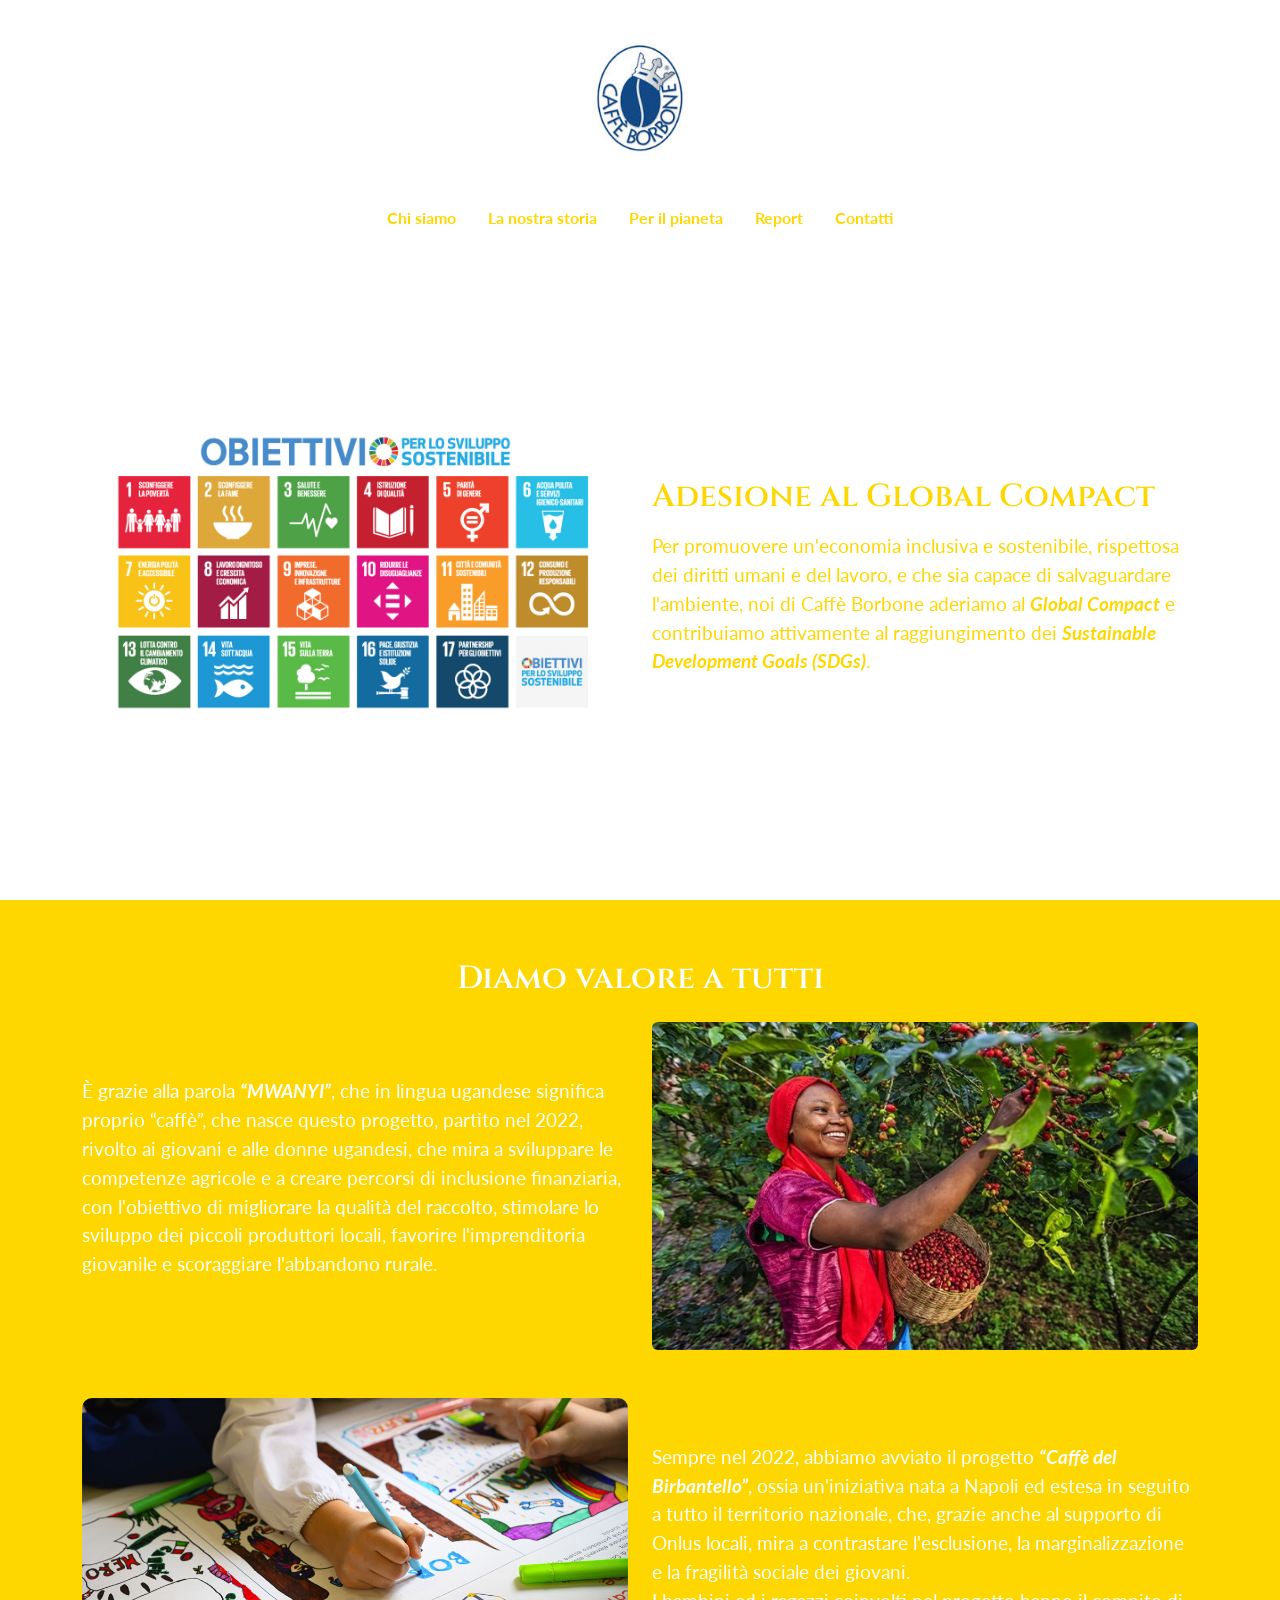
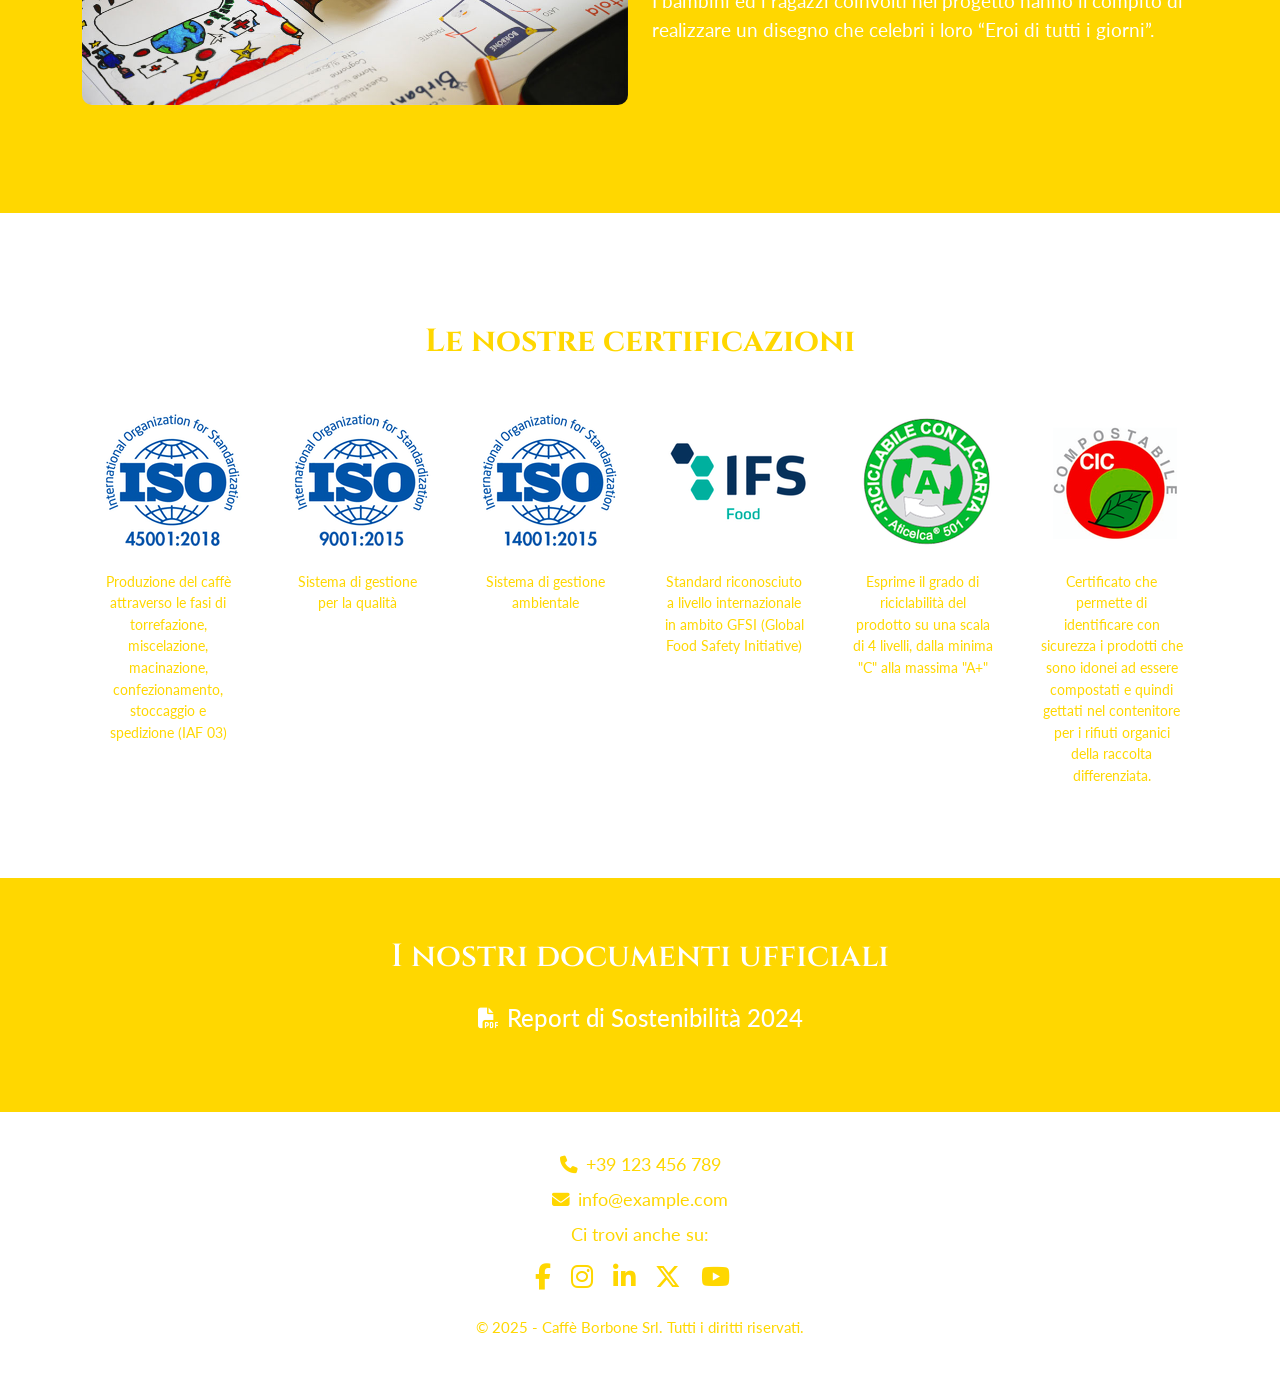
<file: Sito web/pagine/sostenibilita.html>
<!DOCTYPE html>
<html lang="it">  <!-- Lingua italiana -->
<head>
    
    <meta charset="UTF-8">  <!-- Settaggio della codifica dei caratteri -->
    
    <meta name="viewport" content="width=device-width, initial-scale=1.0">
    
    <title>Project Work/Sostenibilità</title> <!-- Titolo della pagina -->

    <!-- Font Awesome 6 per le icone -->
    <link rel="stylesheet" href="https://cdnjs.cloudflare.com/ajax/libs/font-awesome/6.4.2/css/all.min.css">

    <!-- Bootstrap CSS -->
    <link href="https://cdn.jsdelivr.net/npm/bootstrap@5.3.2/dist/css/bootstrap.min.css" rel="stylesheet">

    <!-- Style della pagina -->
    <link rel="stylesheet" href="../stile/sostenibilitastyle.css">

    <!-- Google Fonts per gli stili di scrittura -->
    <style>
        @import url('https://fonts.googleapis.com/css2?family=Cinzel:wght@400..900&display=swap');
        @import url('https://fonts.googleapis.com/css2?family=Lato:ital,wght@0,100;0,300;0,400;0,700;0,900;1,100;1,300;1,400;1,700;1,900&display=swap');
    </style>

</head>
<body>

    <!-- HEADER -->
    <header class="bg-white py-4">     <!-- Ho impostato il bianco come colore di background -->
        <div class="container text-center">

            <!-- Logo con redirect alla homepage -->
            <div class="text-center mb-3">
                <a href="../index.html">
                    <img src="../immagini/logo2.jpg" alt="Logo Caffè Borbone" class="img-fluid" style="max-height: 150px;">
                </a>
            </div>

            <!-- Menu Navigazione -->
            <!-- Menu responsive caratterizzato da una lista visibile per computer, mentre diventa a "tendina" per dispositivi mobile -->
            <!-- La lista è disposta orizzontalmente per pc e verticalmente per mobile -->
            <!-- Inoltre una volta che è "collassata" la lista apparirà l'icona del menu hamburger -->
            <nav class="navbar navbar-expand-lg justify-content-center">
                <button class="navbar-toggler" type="button" data-bs-toggle="collapse" data-bs-target="#navbarNav"
                    aria-controls="navbarNav" aria-expanded="false" aria-label="Toggle navigation">
                    <span class="navbar-toggler-icon"></span>
                </button>

                <div class="collapse navbar-collapse justify-content-center" id="navbarNav">
                    <ul class="navbar-nav">
                        <li class="nav-item mx-2">
                            <a class="nav-link" href="chisiamo.html">Chi siamo</a>     <!-- Redirect alla pagina dedicata -->
                        </li>
                        <li class="nav-item mx-2">
                            <a class="nav-link" href="storia.html">La nostra storia</a>
                        </li>
                        <li class="nav-item mx-2">
                            <a class="nav-link" href="pianeta.html">Per il pianeta</a>
                        </li>
                        <li class="nav-item mx-2">
                            <a class="nav-link" href="#report">Report</a>     <!-- Aggiunta che indirizza direttamente alla sezione report -->
                        </li>
                        <li class="nav-item mx-2">
                            <a class="nav-link" href="#contatti">Contatti</a>     <!-- Indirizza alla sezione contatti della pagina corrente -->
                        </li>
                    </ul>
                </div>
            </nav>
        </div>
    </header>

    <!-- MAIN -->
    <main>

        <!-- Sezione Obiettivi -->
        <!-- Sezione intro che comprende un'immagine affiancata da testo -->
        <section class="hero animazione-slide">
            <div class="container">
                <div class="row align-items-center">

                    <div class="col-12 col-md-6 hero-img">     <!-- Impostazioni responsive Bootstrap -->
                        <img src="../immagini/sdgs.jpg" class="img-fluid" alt="Obiettivi">
                    </div>

                    <div class="col-12 col-md-6 hero-text">
                        <h2 class="mb-3">Adesione al Global Compact</h2>
                        <p>
                            Per promuovere un'economia inclusiva e sostenibile, rispettosa dei diritti umani e del lavoro,
                            e che sia capace di salvaguardare l'ambiente, noi di Caffè Borbone aderiamo al <strong>Global Compact</strong>
                            e contribuiamo attivamente al raggiungimento dei <strong>Sustainable Development Goals (SDGs)</strong>.
                        </p>
                    </div>

                </div>
            </div>
        </section>

        <!-- Sezione Comunità -->
        <!-- Sezione che comprende 2 blocchi, dove in ciascun blocco è presente un testo affiancato da un'immagine-->
        <section class="sezioni animazione-slide comunita">
            <div class="container">

                <h2 class="text-center mb-4">Diamo valore a tutti</h2>
                <!-- Testo a sx, immagine a dx -->
                <div class="row align-items-center mb-5">
                    <div class="col-md-6">
                        <p>
                            È grazie alla parola <strong>“MWANYI”</strong>, che in lingua ugandese significa proprio “caffè”, che nasce questo progetto,
                            partito nel 2022, rivolto ai giovani e alle donne ugandesi, che mira a sviluppare le competenze agricole e a creare
                            percorsi di inclusione finanziaria, con l'obiettivo di migliorare la qualità del raccolto, stimolare lo
                            sviluppo dei piccoli produttori locali, favorire l'imprenditoria giovanile e scoraggiare l'abbandono rurale.
                        </p>
                    </div>
                    <div class="col-md-6">
                        <img src="../immagini/comunita1.avif" class="img-fluid rounded" alt="progetto MWANYI">
                    </div>
                </div>

                <!-- Immagine a sx, testo a dx -->
                <div class="row align-items-center mb-5">
                    <div class="col-md-6 order-md-2">
                        <p>
                            Sempre nel 2022, abbiamo avviato il progetto <strong>“Caffè del Birbantello”</strong>, ossia un'iniziativa nata a Napoli ed estesa
                            in seguito a tutto il territorio nazionale, che, grazie anche al supporto di Onlus locali, mira a contrastare l'esclusione,
                            la marginalizzazione e la fragilità sociale dei giovani. <br>
                            I bambini ed i ragazzi coinvolti nel progetto hanno il compito di realizzare un disegno che celebri
                            i loro “Eroi di tutti i giorni”.

                        </p>
                    </div>
                    <div class="col-md-6 order-md-1">
                        <img src="../immagini/comunita2.jpg" class="img-fluid" alt="caffè del birbantello">
                    </div>
                </div>

            </div>
        </section>

        <!-- Sezione Certificazioni -->
        <!-- Sezione caratterizzata da 6 cards con animazione quando il cursore ci passa sopra, ciascuna con immagine e sotto una breve descrzione -->
        <section class="sezioni bg-white animazione-slide certificazioni">     <!-- Ho impostato il bianco come colore di background -->
            <div class="container">
                <h2 class="text-center mb-4">Le nostre certificazioni</h2>

                <div class="row justify-content-center g-3">
                    <div class="col-6 col-md-4 col-lg-2">     <!-- Impostazioni responsive Bootstrap -->
                        <div class="cert-card">
                            <img src="../immagini/certificazioni/certificazioni1.webp">
                            <p>Produzione del caffè attraverso le fasi di torrefazione, miscelazione, macinazione,
                                confezionamento, stoccaggio e spedizione (IAF 03)</p>
                        </div>
                    </div>

                    <div class="col-6 col-md-4 col-lg-2">
                        <div class="cert-card">
                            <img src="../immagini/certificazioni/certificazioni2.webp">
                            <p>Sistema di gestione per la qualità</p>
                        </div>
                    </div>

                    <div class="col-6 col-md-4 col-lg-2">
                        <div class="cert-card">
                            <img src="../immagini/certificazioni/certificazione3.webp">
                            <p>Sistema di gestione ambientale</p>
                        </div>
                    </div>

                    <div class="col-6 col-md-4 col-lg-2">
                        <div class="cert-card">
                            <img src="../immagini/certificazioni/certificazione4.webp">
                            <p>Standard riconosciuto a livello internazionale in ambito GFSI
                                (Global Food Safety Initiative)</p>
                        </div>
                    </div>

                    <div class="col-6 col-md-4 col-lg-2">
                        <div class="cert-card">
                            <img src="../immagini/certificazioni/certificazione5.webp">
                            <p>Esprime il grado di riciclabilità del prodotto su una scala di 4 livelli, dalla minima "C" alla massima "A+"</p>
                        </div>
                    </div>

                    <div class="col-6 col-md-4 col-lg-2">
                        <div class="cert-card">
                            <img src="../immagini/certificazioni/certificazione6.webp">
                            <p>Certificato che permette di identificare con sicurezza i prodotti che sono idonei ad essere compostati e quindi gettati nel contenitore
                                per i rifiuti organici della raccolta differenziata.</p>
                        </div>
                    </div>
                </div>
            </div>
        </section>

        <!-- Sezione download report -->
        <!-- Sezione caratterizzata da una lista dove poter inserire tutti i documenti da scaricare -->
        <!-- I documenti presenti si apriranno in una nuova scheda, dove è possibile sia consultarli, sia scaricarli -->
        <section id="report" class="sezioni animazione-slide">
            <div class="container text-center">
                <h2>I nostri documenti ufficiali</h2>

                <ul class="list-unstyled mt-4">
                    <li class="mb-2">
                        <a href="../report/report2024.pdf" target="_blank" rel="noopener noreferrer" class="report-link">     <!-- Impostazione rel per la sicurezza e per la privacy -->
                            <i class="fas fa-file-pdf"></i>
                            Report di Sostenibilità 2024
                        </a>
                    </li>
                    <!-- Inserire qui altri documenti per il download -->
                </ul>
            </div>
        </section>


    </main>

    <!-- FOOTER -->
    <footer>

        <!-- Contatti -->
        <p>
            <a href="tel:+39123456789" id="contatti" class="link-contatti">     <!-- Redirect -->
                <i class="fa-solid fa-phone" aria-hidden="true"></i>     <!-- Icona contatti -->
                <span class="contatti-text">+39 123 456 789</span>
            </a>
        </p>

        <p>
            <a href="mailto:info@example.com" class="link-contatti">
                <i class="fa-solid fa-envelope" aria-hidden="true"></i>
                <span class="contatti-text">info@example.com</span>
            </a>
        </p>

        <!-- Social -->
        <p>Ci trovi anche su:</p>

        <div class="icone-social mb-4">
            <a href="https://facebook.com" target="_blank" class="social-link">   <!-- Redirect alla pagina interessata con l'apertura di una nuova scheda -->
                <i class="fa-brands fa-facebook-f" aria-hidden="true"></i>     <!-- Icona social -->
            </a>
            <a href="https://instagram.com" target="_blank" class="social-link">
                <i class="fa-brands fa-instagram" aria-hidden="true"></i>
            </a>
            <a href="https://linkedin.com" target="_blank" class="social-link">
                <i class="fa-brands fa-linkedin-in" aria-hidden="true"></i>
            </a>
            <a href="https://twitter.com" target="_blank" class="social-link">
                <i class="fa-brands fa-x-twitter" aria-hidden="true"></i>
            </a>
            <a href="https://youtube.com" target="_blank" class="social-link">
                <i class="fa-brands fa-youtube" aria-hidden="true"></i>
            </a>
        </div>

        <p class="copyright">
            © 2025 - Caffè Borbone Srl. Tutti i diritti riservati.
        </p>

    </footer>

    <!-- Bootstrap JS -->
    <script src="https://cdn.jsdelivr.net/npm/bootstrap@5.3.2/dist/js/bootstrap.bundle.min.js"></script>

    <!-- JS per le animazione fade-in -->
    <script src="../script.js"></script>
</body>
</html>
</file>
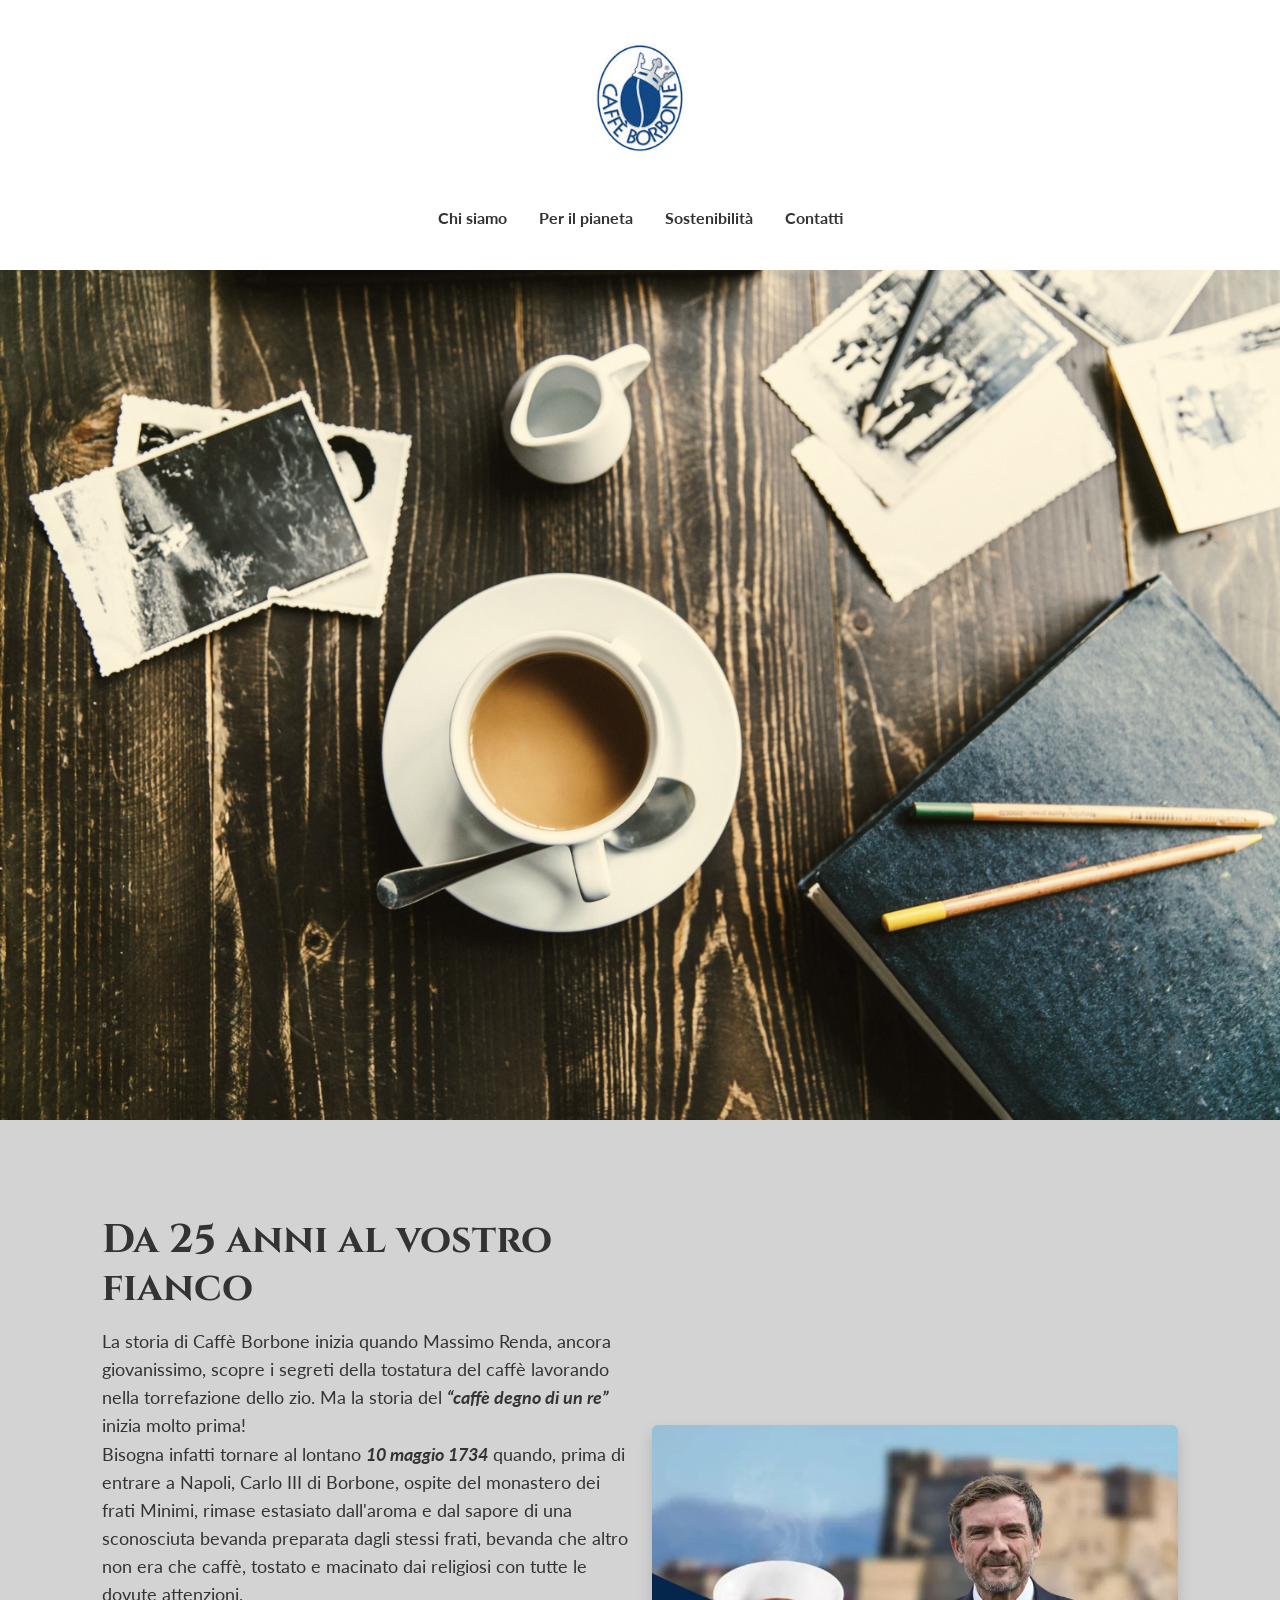
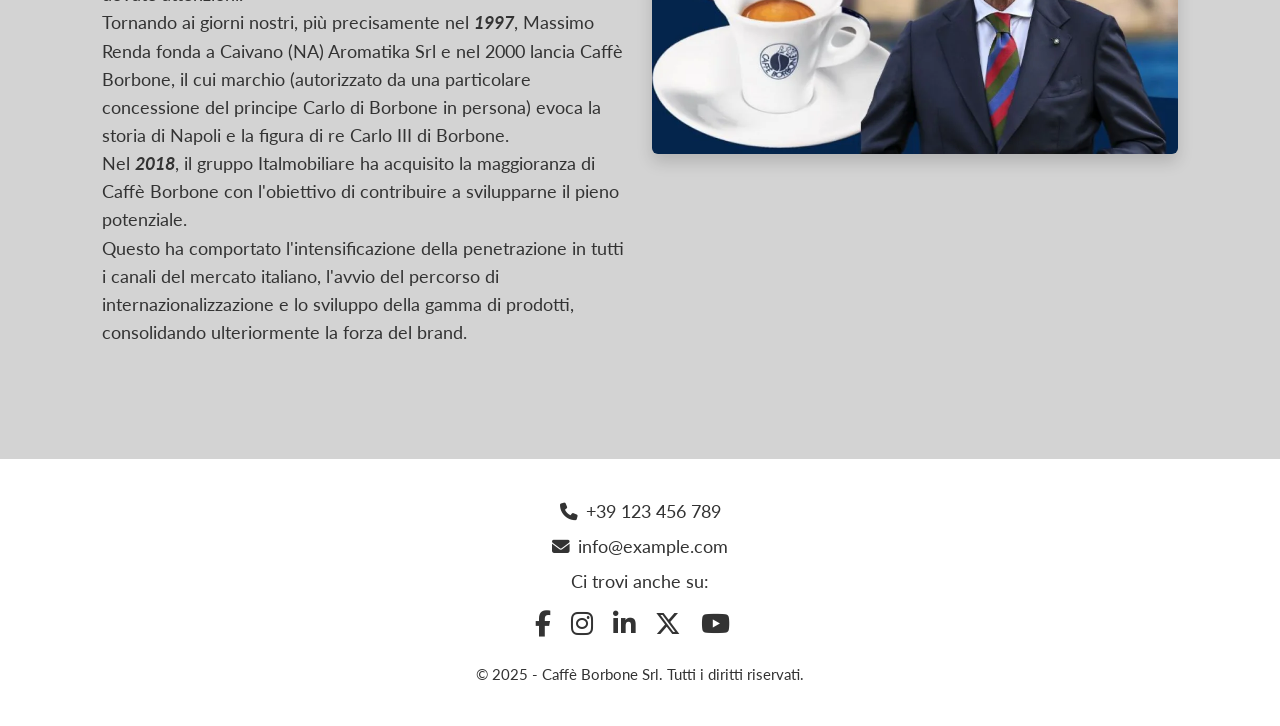
<file: Sito web/pagine/storia.html>
<!DOCTYPE html>
<html lang="it">  <!-- Lingua italiana -->
<head>
    
    <meta charset="UTF-8">  <!-- Settaggio della codifica dei caratteri -->
    
    <meta name="viewport" content="width=device-width, initial-scale=1.0">
    
    <title>Project Work/La nostra storia</title> <!-- Titolo della pagina -->

    <!-- Font Awesome 6 per le icone -->
    <link rel="stylesheet" href="https://cdnjs.cloudflare.com/ajax/libs/font-awesome/6.4.2/css/all.min.css">

    <!-- Bootstrap CSS -->
    <link href="https://cdn.jsdelivr.net/npm/bootstrap@5.3.2/dist/css/bootstrap.min.css" rel="stylesheet">

    <!-- Style della pagina -->
    <link rel="stylesheet" href="../stile/storiastyle.css">

    <!-- Google Fonts per gli stili di scrittura -->
    <style>
        @import url('https://fonts.googleapis.com/css2?family=Cinzel:wght@400..900&display=swap');
        @import url('https://fonts.googleapis.com/css2?family=Lato:ital,wght@0,100;0,300;0,400;0,700;0,900;1,100;1,300;1,400;1,700;1,900&display=swap');
    </style>

</head>
<body>

    <!-- HEADER -->
    <header class="bg-white py-4">     <!-- Ho impostato il bianco come colore di background -->
        <div class="container text-center">

            <!-- Logo con redirect alla homepage -->
            <div class="text-center mb-3">
                <a href="../index.html">
                    <img src="../immagini/logo2.jpg" alt="Logo Caffè Borbone" class="img-fluid" style="max-height: 150px;">
                </a>
            </div>

            <!-- Menu Navigazione -->
            <!-- Menu responsive caratterizzato da una lista visibile per computer, mentre diventa a "tendina" per dispositivi mobile -->
            <!-- La lista è disposta orizzontalmente per pc e verticalmente per mobile -->
            <!-- Inoltre una volta che è "collassata" la lista apparirà l'icona del menu hamburger -->
            <nav class="navbar navbar-expand-lg justify-content-center">
                <button class="navbar-toggler" type="button" data-bs-toggle="collapse" data-bs-target="#navbarNav"
                    aria-controls="navbarNav" aria-expanded="false" aria-label="Toggle navigation">
                    <span class="navbar-toggler-icon"></span>
                </button>

                <div class="collapse navbar-collapse justify-content-center" id="navbarNav">
                    <ul class="navbar-nav">
                        <li class="nav-item mx-2">
                            <a class="nav-link" href="chisiamo.html">Chi siamo</a>     <!-- Redirect alla pagina dedicata -->
                        </li>
                        <li class="nav-item mx-2">
                            <a class="nav-link" href="pianeta.html">Per il pianeta</a>
                        </li>
                        <li class="nav-item mx-2">
                            <a class="nav-link" href="sostenibilita.html">Sostenibilità</a>
                        </li>
                        <li class="nav-item mx-2">
                            <a class="nav-link" href="#contatti">Contatti</a>     <!-- Indirizza alla sezione contatti della pagina corrente -->
                        </li>
                    </ul>
                </div>
            </nav>
        </div>
    </header>

    <!-- INTRO -->
    <div class="intro">
        <img src="../immagini/introstoria.jpg" class="img-fluid w-100" alt="intro storia">
    </div>

    <!-- MAIN -->
    <main>
        <div class="wrapper container animazione-slide py-5">     <!-- Wrapper per il contenuto principale animato grazie a "animazione-slide" -->

            <!-- Blocco con testo ed immagine affiancata -->
            <div class="row align-items-center my-5">
                
                <!-- Testo -->
                <div class="col-md-6">     <!-- Impostazioni responsive Bootstrap -->
                    <h1 class="mb-3">Da 25 anni al vostro fianco</h1>
                    <p>
                        La storia di Caffè Borbone inizia quando Massimo Renda, ancora giovanissimo, scopre i segreti della tostatura del caffè lavorando nella torrefazione dello zio.
                        Ma la storia del <strong>“caffè degno di un re”</strong> inizia molto prima! <br>
                        Bisogna infatti tornare al lontano <strong>10 maggio 1734</strong> quando, prima di entrare a Napoli, Carlo III di Borbone, ospite del monastero dei frati Minimi,
                        rimase estasiato dall'aroma e dal sapore di una sconosciuta bevanda preparata dagli stessi frati, bevanda che altro non era che caffè,
                        tostato e macinato dai religiosi con tutte le dovute attenzioni. <br>
                        Tornando ai giorni nostri, più precisamente nel <strong>1997</strong>, Massimo Renda fonda a Caivano (NA) Aromatika Srl e nel 2000 lancia Caffè Borbone,
                        il cui marchio (autorizzato da una particolare concessione del principe Carlo di Borbone in persona) evoca la storia di Napoli
                        e la figura di re Carlo III di Borbone. <br>
                        Nel <strong>2018</strong>, il gruppo Italmobiliare ha acquisito la maggioranza di Caffè Borbone con l'obiettivo di contribuire a svilupparne il pieno potenziale. <br>
                        Questo ha comportato l'intensificazione della penetrazione in tutti i canali del mercato italiano, l'avvio del percorso di internazionalizzazione e lo sviluppo della gamma di prodotti, consolidando ulteriormente la forza del brand.
                    </p>
                </div>

                <!-- Immagine -->
                <div class="col-md-6 text-center">
                    <img src="../immagini/storia2.webp" class="img-fluid rounded shadow" alt="La nostra storia">
                </div>
            </div>
        </div>
    </main>

    <!-- FOOTER -->
    <footer>

        <!-- Contatti -->
        <p>
            <a href="tel:+39123456789" id="contatti" class="link-contatti">     <!-- Redirect -->
                <i class="fa-solid fa-phone" aria-hidden="true"></i>     <!-- Icona contatti -->
                <span class="contatti-text">+39 123 456 789</span>
            </a>
        </p>

        <p>
            <a href="mailto:info@example.com" class="link-contatti">
                <i class="fa-solid fa-envelope" aria-hidden="true"></i>
                <span class="contatti-text">info@example.com</span>
            </a>
        </p>

        <!-- Social -->
        <p>Ci trovi anche su:</p>

        <div class="icone-social mb-4">
            <a href="https://facebook.com" target="_blank" class="social-link">   <!-- Redirect alla pagina interessata con l'apertura di una nuova scheda -->
                <i class="fa-brands fa-facebook-f" aria-hidden="true"></i>     <!-- Icona social -->
            </a>
            <a href="https://instagram.com" target="_blank" class="social-link">
                <i class="fa-brands fa-instagram" aria-hidden="true"></i>
            </a>
            <a href="https://linkedin.com" target="_blank" class="social-link">
                <i class="fa-brands fa-linkedin-in" aria-hidden="true"></i>
            </a>
            <a href="https://twitter.com" target="_blank" class="social-link">
                <i class="fa-brands fa-x-twitter" aria-hidden="true"></i>
            </a>
            <a href="https://youtube.com" target="_blank" class="social-link">
                <i class="fa-brands fa-youtube" aria-hidden="true"></i>
            </a>
        </div>

        <p class="copyright">
            © 2025 - Caffè Borbone Srl. Tutti i diritti riservati.
        </p>

    </footer>

    <!-- Bootstrap JS -->
    <script src="https://cdn.jsdelivr.net/npm/bootstrap@5.3.2/dist/js/bootstrap.bundle.min.js"></script>

    <!-- Script per fade-in delle sezioni -->
    <script src="../script.js"></script>

</body>
</html>
</file>
<file: Sito web/stile/homestyle.css>
/* ===== STRUTTURA BASE ===== */
body {
    font-family: Lato, sans-serif;     /* Tipo di scrittura */
    margin: 0;
    color: white;
}

/* Logo */
.logo {
    width: 150px;
}

/* Intro */
.intro {
    background-color: rgb(4, 67, 110);
    color: white;
}

/* ===== MENU NAVIGAZIONE ===== */
.navbar-nav .nav-link {
    color: rgb(4, 67, 110);     /* Colore del testo dei link di navigazione */
    font-weight: bold;
}

.navbar-nav .nav-link:hover {
    color: #1c83f2;     /* Colore al passaggio del mouse */
    text-decoration: underline;     /* Testo sottolineato al passaggio del cursore */
}

.navbar-toggler {
    color: rgb(4, 67, 110);     /* Colore del bordo del menu a tendina */
}

/* ===== SEZIONI ===== */

/* Sezione 1 */
#sezione1 {
    background-image: url('../immagini/chisiamo.jpg');
    justify-content: flex-start;     /* Allinea il contenuto a sinistra */
    text-align: left;
}

/* Sezione 2 */
#sezione2 {
    background-image: url('../immagini/storia.jpg');
    color:rgb(4, 67, 110);
    justify-content: center;     /* Centra il contenuto */ 
    text-align: center;
}

/* Sezione 3 */
#sezione3 {
    background-image: url('../immagini/pianeta.png');
    justify-content: flex-end;     /* Allinea il contenuto a destra */
    text-align: right;
}

/* Sezione 4 */
#sezione4 {
    background-image: url('../immagini/sostenibilita.jpg');
    justify-content: center;
    align-items: start;     /* Allinea il contenuto in alto */
    text-align: center;
}

/* Contenuto delle sezioni */
.sezioni-imgsfondo {
    background-size: cover;
    background-position: center;
    min-height: 1010px;
    color: white;
    padding: 4rem 0;
    display: flex;
    align-items: center;
    justify-content: center;
    text-align: center;
}

/* Titoli e testi nelle sezioni */
.sezioni-imgsfondo h2 {
    font-family: Cinzel, serif;     /* Tipo di scrittura */
    font-size: 2.5rem;     /* Dimensione titolo */
    margin-bottom: 1rem;
}

.sezioni-imgsfondo h3 {
    font-style: italic;     /* Stile di scrittura dei sottotitoli */
    font-size: 1.2rem;
    margin-bottom: 1.5rem;
    line-height: 1.5;
}

/* Bottoni delle sezioni */
.pulsante-redirect {
    background-color: rgb(4, 67, 110);
    color: white;
    padding: 0.75rem 1.5rem;
    border: none;
    border-radius: 25px;     /* Bordi arrotondati */
    text-decoration: none;
    font-size: 1.1rem;
    transition: background-color 0.3s ease;
}

.pulsante-redirect:hover {
    background-color: blue;
    text-decoration: underline;
}

.pulsante-redirect i {
    margin-left: 0.5rem;
    vertical-align: middle;     /* Allinea meglio con il testo */
}

/* ===== ANIMAZIONI SEZIONI ===== */
.sezioni-imgsfondo {
    opacity: 0;     /* Invisibile inizialmente */
    transform: scale(1.05);     /* Leggero zoom-in */
    transition: opacity 1.5s ease-in-out, transform 0.8s ease-in-out;
}

.sezioni-imgsfondo.visible {
    opacity: 1;     /* Visibile */
    transform: scale(1);     /* Torna alla posizione originale */
}

/* ===== FOOTER ===== */
footer {
    background-color: white;
    color: rgb(4, 67, 110);
    padding: 2rem 0;
    text-align: center;
}

/* Contatti */
footer p {
    margin: 0.5rem 0;
    font-size: 1.1rem;
}

/* Link contatti (telefono, email) */
.link-contatti {
    text-decoration: none;
    color: rgb(4, 67, 110); 
    transition: color 0.3s ease;
    display: inline-flex;     /* Per allineare icona e testo */
    align-items: center;
}

.link-contatti .contatti-text:hover {
    text-decoration: underline;
    color: rgb(62, 255, 14);     /* Verde solo al passaggio del mouse */
}

.link-contatti .contatti-text {
    margin-left: 0.5rem;     /* Spazio tra icona e testo */
}

/* Icone social */
.icone-social {
    margin-top: 1rem;
    margin-bottom: 1rem;
}

.icone-social a {
    text-decoration: none;
    margin-right: 1rem;
}

.social-link i {
    display: inline-block; 
    line-height: 1;
    font-size: 1.6rem;
    color: rgb(4, 67, 110);
    transition: color 0.3s ease, transform 0.2s ease;
}

.social-link i:hover {
    color: #0d6efd;
    transform: translateY(-3px);
}

/* Copyright */
footer .copyright {
    font-size: 0.95rem;
    margin-top: 1rem;
}

/* ===== MEDIA QUERIES ===== */
@media (max-width: 992px) {
    .macro {
        min-height: 60vh;
        padding: 3rem 2rem;
        background-position: center top;     /* Evita zoom e tagli */
    }

    #sezione1 {
        text-align: left;
        justify-content: flex-start;
    }

    #sezione3 {
        text-align: right;
        justify-content: flex-end;
    }

    .pulsante-redirect {
        padding: 0.6rem 1.2rem;
        font-size: 1rem;
    }
}

@media (max-width: 768px) {
    .macro {
        min-height: 50vh;
        padding: 2rem 1.5rem;
        background-position: top;
    }

    #sezione1 {
        padding: 0;
        text-align: left;
        justify-content: flex-start;
    }
    
     #sezione3 {
        padding: 0;
        text-align: right;
        justify-content: flex-end;
    }
    
    .intro i {
        font-size: 5rem;
    }
    
    .intro h1 {
        font-size: 1.5rem;
    }

    .sezioni-imgsfondo h2 {
        font-size: 1.5rem;
    }

    .sezioni-imgsfondo h3 {
        font-size: 0.95rem;
    }
    
    .pulsante-redirect {
        padding: 0.5rem 1rem;
        font-size: 0.9rem;
    }
}

@media (max-width: 480px) {
    .macro {
        min-height: 45vh;
        padding: 1rem;
        background-position: top;
    }

    .sezioni-imgsfondo h2 {
        font-size: 1.3rem;
    }

    .sezioni-imgsfondo h3 {
        font-size: 0.85rem;
    }
    
    .intro i {
        font-size: 4rem;
    }
    
    .intro h1 {
        font-size: 1.2rem;
    }

    .pulsante-redirect {
        padding: 0.4rem 0.8rem;
        font-size: 0.85rem;
    }
}
</file>
<file: Sito web/stile/chisiamostyle.css>
/* ===== STRUTTURA BASE ===== */
body {
    font-family: "Lato", sans-serif;     /* Stile scrittura */
    margin: 0;
    background-color: red;
    color: white;
}

/* Logo */
.logo {
    width: 150px;     /* Larghezza logo */
}

/* ===== MENU NAVIGAZIONE ===== */
.navbar-nav .nav-link {
    color: red;     /* Colore del testo dei link di navigazione */
    font-weight: bold;
}

.navbar-nav .nav-link:hover {
    color: #0d6efd;     /* Colore al passaggio del mouse */
    text-decoration: underline;     /* Sottolineatura al passaggio del mouse */
}

.navbar-toggler {
    color: red;     /* Colore del bordo del menu a tendina */
}

/* ===== INTRO ===== */
.intro img {
    width: 100%;
    max-height: 400px;
    object-fit: cover;     /* Adatta l'immagine senza distorsioni */
}

/* ===== MAIN ===== */
.sezioni {
    padding: 2rem 1.25rem;
}

.sezioni h1 {
    font-family: "Cinzel", serif;     /* Stile titolo */
    font-weight: 700;
    margin-bottom: 1rem;
}

.sezioni p,
.sezioni ul li {
    font-size: 0.95rem;     /* Grandezza testo */
    line-height: 1.6;
}

.sezioni ul {
    padding-left: 1.2rem;     /* Spazio della lista */
}

.sezioni p strong {
    font-style: italic;     /* Stile per parole in grassetto */
}

/* Immagini contenuti */
.sezioni img {
    width: 100%;
    max-height: 200px;
    object-fit: cover;
    border-radius: 0.5rem;     /* Bordi leggermente arrotondati */
}

/* ===== ANIMAZIONI FADE-IN ===== */
.animazione-slide {
    opacity: 0;     /* Inizialmente nascosto */
    transform: translateY(30px);     /* Parte un pò più in basso */
    transition: opacity 1s ease-out, transform 1s ease-out;     /* Transizione dolce */
}

.animazione-slide.visible {
    opacity: 1;     /* Diventa visibile */
    transform: translateY(0);     /* Torna alla posizione originale */
}

/* ===== FOOTER ===== */
footer {
    background-color: white;
    color: red;
    padding: 2rem 0;
    text-align: center;
}

/* Contatti */
footer p {
    margin: 0.5rem 0;
    font-size: 1.1rem;
}

/* Link contatti */
.link-contatti {
    text-decoration: none;
    color: red; 
    transition: color 0.3s ease;
    display: inline-flex;     /* Allinea icona e testo orizzontalmente */
    align-items: center;
}

.link-contatti .contatti-text:hover {
    text-decoration: underline;     /* Sottolinea al passaggio del mouse */
    color: rgb(62, 255, 14);     /* Verde solo al passaggio del mouse */
}

.link-contatti .contatti-text {
    margin-left: 0.5rem;     /* Spazio tra icona e testo */
}

/* Icone social */
.icone-social {
    margin: 1rem 0;
}

.icone-social a {
    text-decoration: none;
    margin-right: 1rem;
}

.social-link i {
    display: inline-block;
    line-height: 1;
    font-size: 1.6rem;
    color: red;
    transition: color 0.3s ease, transform 0.2s ease;
}

.social-link i:hover {
    color: #0d6efd;
    transform: translateY(-3px);
}

/* Copyright */
footer .copyright {
    font-size: 0.95rem;
    margin-top: 1rem;
}

/* ===== MEDIA QUERIES ===== */
@media (min-width: 768px) {
    .intro img {
        max-height: 600px;
    }

    .sezioni {
        padding: 3rem;
    }

    .sezioni p,
    .sezioni ul li {
        font-size: 1rem;
    }

    .sezioni img {
        max-height: 300px;
    }
}

@media (min-width: 992px) {
    .intro img {
        max-height: 850px;
    }

    .sezioni p,
    .sezioni ul li {
        font-size: 1.1rem;
    }

    .sezioni img {
        max-height: 350px;
    }
}
</file>
<file: Sito web/stile/pianetastyle.css>
/* ===== STRUTTURA BASE ===== */
body {
    font-family: 'Lato', sans-serif;     /* Stile scrittura */
    margin: 0;
    background-color: green;
}

/* Logo */
.logo {
    width: 150px;     /* Larghezza */
    max-width: 100%;
}

/* ===== MENU NAVIGAZIONE ===== */
.navbar-nav .nav-link {
    color: green;     /* Colore del testo dei link di navigazione */
    font-weight: bold;
}

.navbar-nav .nav-link:hover {
    color: #0d6efd;     /* Colore al passaggio del mouse */
    text-decoration: underline;     /* Testo sottolineato */
}

.navbar-toggler {
    color: green;     /* Colore del bordo del menu a tendina */
}

/* ===== INTRO CON IMMAGINE DI SFONDO ===== */
.intro {
    min-height: 100vh;
    height: auto;
    background-image: url('../immagini/intropianeta.avif');
    background-size: cover;
    background-position: center;
    color: white; 
    display: flex;
    justify-content: center;
    align-items: center;
    text-align: center;
    padding: 40px 20px;
}

.intro-container {
    display: flex;
    justify-content: space-around;
    flex-wrap: wrap;
    max-width: 1200px;
}

.intro-col {
    flex: 1 1 300px;
    margin: 10px;
}

/* ===== TIPOGRAFIA ===== */
h2 {
    font-family: 'Cinzel', serif;     /* Stile titolo */
    font-size: 2rem;     /* Dimensione testo */
    margin-bottom: 10px;
    color: white;
}

p {
    font-size: 1.2rem;
    line-height: 1.6;
}

p strong {
    font-style: italic;     /* Stile delle parole in grassetto */
}

.cialde {
    background-color: white;
    color: green;
}

.circolarita p {
    color: white;
}

.circolarita li {
    color: white;
    margin-bottom: 10px;
    font-size: 1.1rem;
}


/* ===== SEZIONI CON SFONDO ===== */
.sezioni-imgsfondo {
    background-size: cover;
    background-position: center;
    padding: 100px 0;
    color: white;
    text-shadow: 0 0 5px rgba(0, 0, 0, 0.6);
}

/* ===== SEZIONE ENERGIA ===== */
.energia {
    min-height: 100vh;
    height: auto;
    background-image: url("../immagini/energia.avif");
    background-size: cover;
    background-position: center;
    color: white;
    display: flex;
    justify-content: flex-end;
    align-items: center;
    padding: 40px 50px;
}

.energia-container {
    text-align: right;
    max-width: 400px;
}

/* ===== CARDS ===== */
.card img {
    height: 250px;
    object-fit: cover;
}

.card h3 {
    font-family: 'Cinzel', serif;
    font-size: 1.5rem;
    margin-bottom: 10px;
    color: green;
}

.card p {
    font-size: 1rem;
    color: green;
}

/* ===== ANIMAZIONI FADE-IN ===== */
.animazione-slide,
.sezioni-imgsfondo {
    opacity: 0;     /* Inizialmente nascosto */
    transform: translateY(30px);     /* Parte un pò più in basso */
    transition: opacity 1s ease-out, transform 1s ease-out;
}

.animazione-slide.visible,
.sezioni-imgsfondo.visible {
    opacity: 1;     /* Diventa visibile */
    transform: translateY(0);     /* Torna alla posizione originale */
}

/* ===== FOOTER ===== */
footer {
    background-color: white;
    color: green;
    padding: 2rem 0;
    text-align: center;
}

footer p {
    margin: 0.5rem 0;
    font-size: 1.1rem;
}

/* Contatti */
.link-contatti {
    text-decoration: none;
    color: green; 
    transition: color 0.3s ease;
    display: inline-flex;     /* Per allineare icona e testo */
    align-items: center;
}

.link-contatti .contatti-text {
    margin-left: 0.5rem;     /* Spazio tra icona e testo */
}

.link-contatti .contatti-text:hover {
    text-decoration: underline;     /* Sottolineato quando il cursore ci passa sopra */
    color: #0d6efd;     /* Blu solo al passaggio del mouse */
}

/* Social */
.icone-social {
    margin: 1rem 0;
}

.icone-social a {
    text-decoration: none;
    margin-right: 1rem;
}

.social-link i {
    font-size: 1.6rem;
    color: green;
    transition: color 0.3s ease, transform 0.2s ease;
}

.social-link i:hover {
    color: #0d6efd;
    transform: translateY(-3px);
}

/* Copyright */
footer .copyright {
    font-size: 0.95rem;
    margin-top: 1rem;
}


/* ===== MEDIA QUERIES ===== */
@media (max-width: 768px) {

    h2 {
        font-size: 1.5rem;
    }

    p {
        font-size: 1rem;
    }

    li {
        font-size: 1rem;
    }

    .intro {
        padding: 60px 20px;
    }

    .intro-container {
        flex-direction: column;
        align-items: center;
    }

    .energia {
        justify-content: center;
        padding: 40px 20px;
    }

    .energia-container {
        text-align: center;
        max-width: 100%;
    }

    .card img {
        height: 200px;
    }
}

/* ===== SMARTPHONE PICCOLI ===== */
@media (max-width: 480px) {

    h2 {
        font-size: 1.3rem;
    }

    p {
        font-size: 0.95rem;
    }

    li {
        font-size: 0.95rem;
    }

    footer p {
        font-size: 1rem;
    }

    .social-link i {
        font-size: 1.4rem;
    }
}
</file>
<file: Sito web/stile/sostenibilitastyle.css>
/* ===== STRUTTURA BASE ===== */
body {
    font-family: Lato, sans-serif;     /* Stile scrittura */
    margin: 0;
    color: gold;
}

.sezioni {
    background-color: gold;
    color: white;
    padding: 60px 0;     /* Spaziatura */
}

h2 {
    font-family: cinzel, serif;     /* Stile scrittura dei titoli */
    font-weight: 600;
}

/* Logo */
.logo {
    width: 150px;     /* Larghezza logo */
}

/* ===== MENU NAVIGAZIONE ===== */
.navbar-nav .nav-link {
    color: gold;     /* Colore del testo dei link di navigazione */
    font-weight: bold;     /* Grassetto */
}

.navbar-nav .nav-link:hover {
    color: #0d6efd;     /* Colore al passaggio del mouse */
    text-decoration: underline;     /* Testo sottolineato */
}

.navbar-toggler {
    color: gold;     /* Colore del bordo del menu a tendina */
}

/* ===== SEZIONE HERO ===== */
.hero {
    position: relative;
    min-height: 70vh;
    display: flex;
    align-items: center;
    background-color: white;
}

.hero-img {
    min-height: 350px;     /* Altezza immagine */
}

.hero-text p {
    font-size: 1.2rem;     /* Dimensione testo */
}

.hero-text p strong {
    font-style: italic;     /*Stile delle parole in grassetto */
}

/* ===== SEZIONE COMUNITA ===== */
.comunita {
    display: flex;
    align-items: center;
    gap: 20px;
    margin-bottom: 50px;
}

.comunita p {
    font-size: 1.2rem;
}

.comunita p strong {
    font-style: italic;
}

.comunita img {
    max-width: 100%;
    height: auto;
    border-radius: 10px;     /* Bordi leggermente arrotondati */
    object-fit: cover;
}

/* ===== SEZIONE CERTIFICAZIONI ===== */
.certificazioni h2 {
    color: gold;
    font-weight: bold;
}

.cert-card {
    background-color: white;
    color: gold;
    border-radius: 10px;
    padding: 15px;
    text-align: center;
    font-size: 0.9rem;
    transition: transform 0.3s ease;
}

.cert-card img {
    margin-bottom: 10px;
}

.cert-card:hover {
    transform: translateY(-5px);     /* Le cards si spostano leggermente verso l'alto quando il cursore ci passa sopra */
}

/* ===== ANIMAZIONI FADE-IN ===== */
.animazione-slide {
    opacity: 0;     /* Inizialmente nascosto */
    transform: translateY(30px);     /* Parte un pò più in basso */
    transition: opacity 1s ease-out, transform 1s ease-out;
}

.animazione-slide.visible {
    opacity: 1;     /* Diventa visibile */
    transform: translateY(0);     /* Torna alla posizione originale */
}

/* ===== ANIMAZIONI CERTIFICAZIONI ===== */

/* Stato iniziale cards */
.certificazioni, .cert-card {
    opacity: 0;
    transform: translateY(30px);
    transition: opacity 0.8s ease-out, transform 0.8s ease-out;
}

/* Stato visibile cards */
.certificazioni.visible, .cert-card {
    opacity: 1;
    transform: translateY(0);
}

/* ===== SEZIONE REPORT ===== */
.report-link {
    display: inline-flex;
    align-items: center;
    text-decoration: none;
    color: white;
    font-weight: 500;
    font-size: 1.5rem;
    transition: color 0.2s, transform 0.2s;
}

/* Icona PDF */
.report-link i {
    font-size: 1.3rem;
    color: white; 
    margin-right: 8px;
    transition: transform 0.2s;
}

.report-link:hover {
    color: #0d6efd;     /* Colore al passaggio del mouse */
    text-decoration: underline;
}

.report-link:hover i {
    color: #0d6efd;
    transform: scale(1.2);     /* Leggero ingrandimento icona */
}

/* ===== FOOTER ===== */
footer {
    background-color: white;
    color: gold;
    padding: 2rem 0;
    text-align: center;
}

/* Contatti */
footer p {
    margin: 0.5rem 0;
    font-size: 1.1rem;
}

/* Link contatti (telefono, email) */
.link-contatti {
    text-decoration: none;
    color: gold; 
    transition: color 0.3s ease;
    display: inline-flex;       /* Per allineare icona e testo */
    align-items: center;
}

.link-contatti .contatti-text:hover {
    text-decoration: underline;
    color: #0d6efd;     /* Blu solo al passaggio del mouse */
}

.link-contatti .contatti-text {
    margin-left: 0.5rem;     /* Spazio tra icona e testo */
}

/* Icone social */
.icone-social {
    margin-top: 1rem;
    margin-bottom: 1rem;
}

.icone-social a {
    text-decoration: none;
    margin-right: 1rem;
}

.social-link i {
    display: inline-block;
    line-height: 1;
    font-size: 1.6rem;
    color: gold;
    transition: color 0.3s ease, transform 0.2s ease;
}

.social-link i:hover {
    color: #0d6efd;
    transform: translateY(-3px);
}

/* Copyright */
footer .copyright {
    font-size: 0.95rem;
    margin-top: 1rem;
}

/* ===== MEDIA QUERIES ===== */
@media (min-width: 768px) {
    .hero-img,
    .hero-text {
        min-height: 70vh;
        display: flex;
        flex-direction: column;
        justify-content: center;
    }
}

@media (max-width: 576px) {
    .hero-text p,
    .comunita p {
        font-size: 1rem;
    }

    h2 {
        font-size: 1.6rem;
    }
}
</file>
<file: Sito web/stile/storiastyle.css>
/* ===== STRUTTURA BASE ===== */
body {
    font-family: Lato, sans-serif;     /* Stile scrittura */
    margin: 0;
    background-color: lightgray;
    color: #333;
}

/* Logo */
.logo {
    width: 150px;     /* Larghezza logo */
}

/* ===== MENU NAVIGAZIONE ===== */
.navbar-nav .nav-link {
    color: #333;     /* Colore del testo dei link di navigazione */
    font-weight: bold;
}

.navbar-nav .nav-link:hover {
    color: #0d6efd;     /* Colore al passaggio del mouse */
    text-decoration: underline;
}

.navbar-toggler {
    color: #333;     /* Colore del bordo del menu a tendina */
}

/* ===== INTRO ===== */
.intro img {
    width: 100%;
    max-height: 850px;
    object-fit: cover;     /* Adatta l'immagine senza distorsioni */
}

/* ===== MAIN ===== */
.wrapper {
    margin: 0 auto;
    padding: 2rem;
    border-radius: 8px;     /* Bordi leggermente arrotondati */
}

.wrapper h1 {
    font-family: cinzel, sans-serif;     /* Stile titolo */
    font-weight: 700;
}

.wrapper p {
    font-size: 1.1rem;     /* Grandezza testo */
    line-height: 1.6;
}

.wrapper strong {
    font-style: italic;     /* Stile per parole in grassetto */
}

.wrapper img {
    width: 100%;
    max-height: 350px;
    object-fit: cover;
}

/* ===== ANIMAZIONI FADE-IN ===== */
.animazione-slide {
    opacity: 0;     /* Inizialmente nascosto */
    transform: translateY(30px);     /* Parte un pò più in basso */
    transition: opacity 1s ease-out, transform 1s ease-out;     /* Transizione dolce */
}

.animazione-slide.visible {
    opacity: 1;     /* Diventa visibile */
    transform: translateY(0);     /* Torna alla posizione originale */
}

/* ===== FOOTER ===== */
footer {
    background-color: white;
    color: #333;
    padding: 2rem 0;
    text-align: center;
}

/* Contatti */
footer p {
    margin: 0.5rem 0;
    font-size: 1.1rem;
}

/* Link contatti (telefono, email) */
.link-contatti {
    text-decoration: none;
    color: #333; 
    transition: color 0.3s ease;
    display: inline-flex;     /* Per allineare icona e testo */
    align-items: center;
}

.link-contatti .contatti-text:hover {
    text-decoration: underline;     /* Sottolineato quando il cursore ci passa sopra */
    color: rgb(62, 255, 14);     /* Verde solo al passaggio del mouse */
}

.link-contatti .contatti-text {
    margin-left: 0.5rem;     /* Spazio tra icona e testo */
}

/* Icone social */
.icone-social {
    margin-top: 1rem;
    margin-bottom: 1rem;
}

.icone-social a {
    text-decoration: none;
    margin-right: 1rem;
}

.social-link i {
    display: inline-block;                
    line-height: 1;
    font-size: 1.6rem;
    color: #333;
    transition: color 0.3s ease, transform 0.2s ease;
}

.social-link i:hover {
    color: #0d6efd;
    transform: translateY(-3px);
}

/* Copyright */
footer .copyright {
    font-size: 0.95rem;
    margin-top: 1rem;
}

/* ===== MEDIA QUERIES ===== */
@media (max-width: 992px) {
    .wrapper {
        padding: 3rem;
    }
    
    .wrapper p {
        font-size: 1rem;
    }
    
    .intro img {
        max-height: 600px;
    }
    
    .wrapper img {
        max-height: 300px;
    }
}

@media (max-width: 576px) {
    .wrapper {
        padding: 2rem;
    }
    
    .wrapper p {
        font-size: 0.95rem;
    }
    
    .intro img {
        max-height: 400px;
    }
    
    .wrapper img {
        max-height: 200px;
    }
}
</file>
